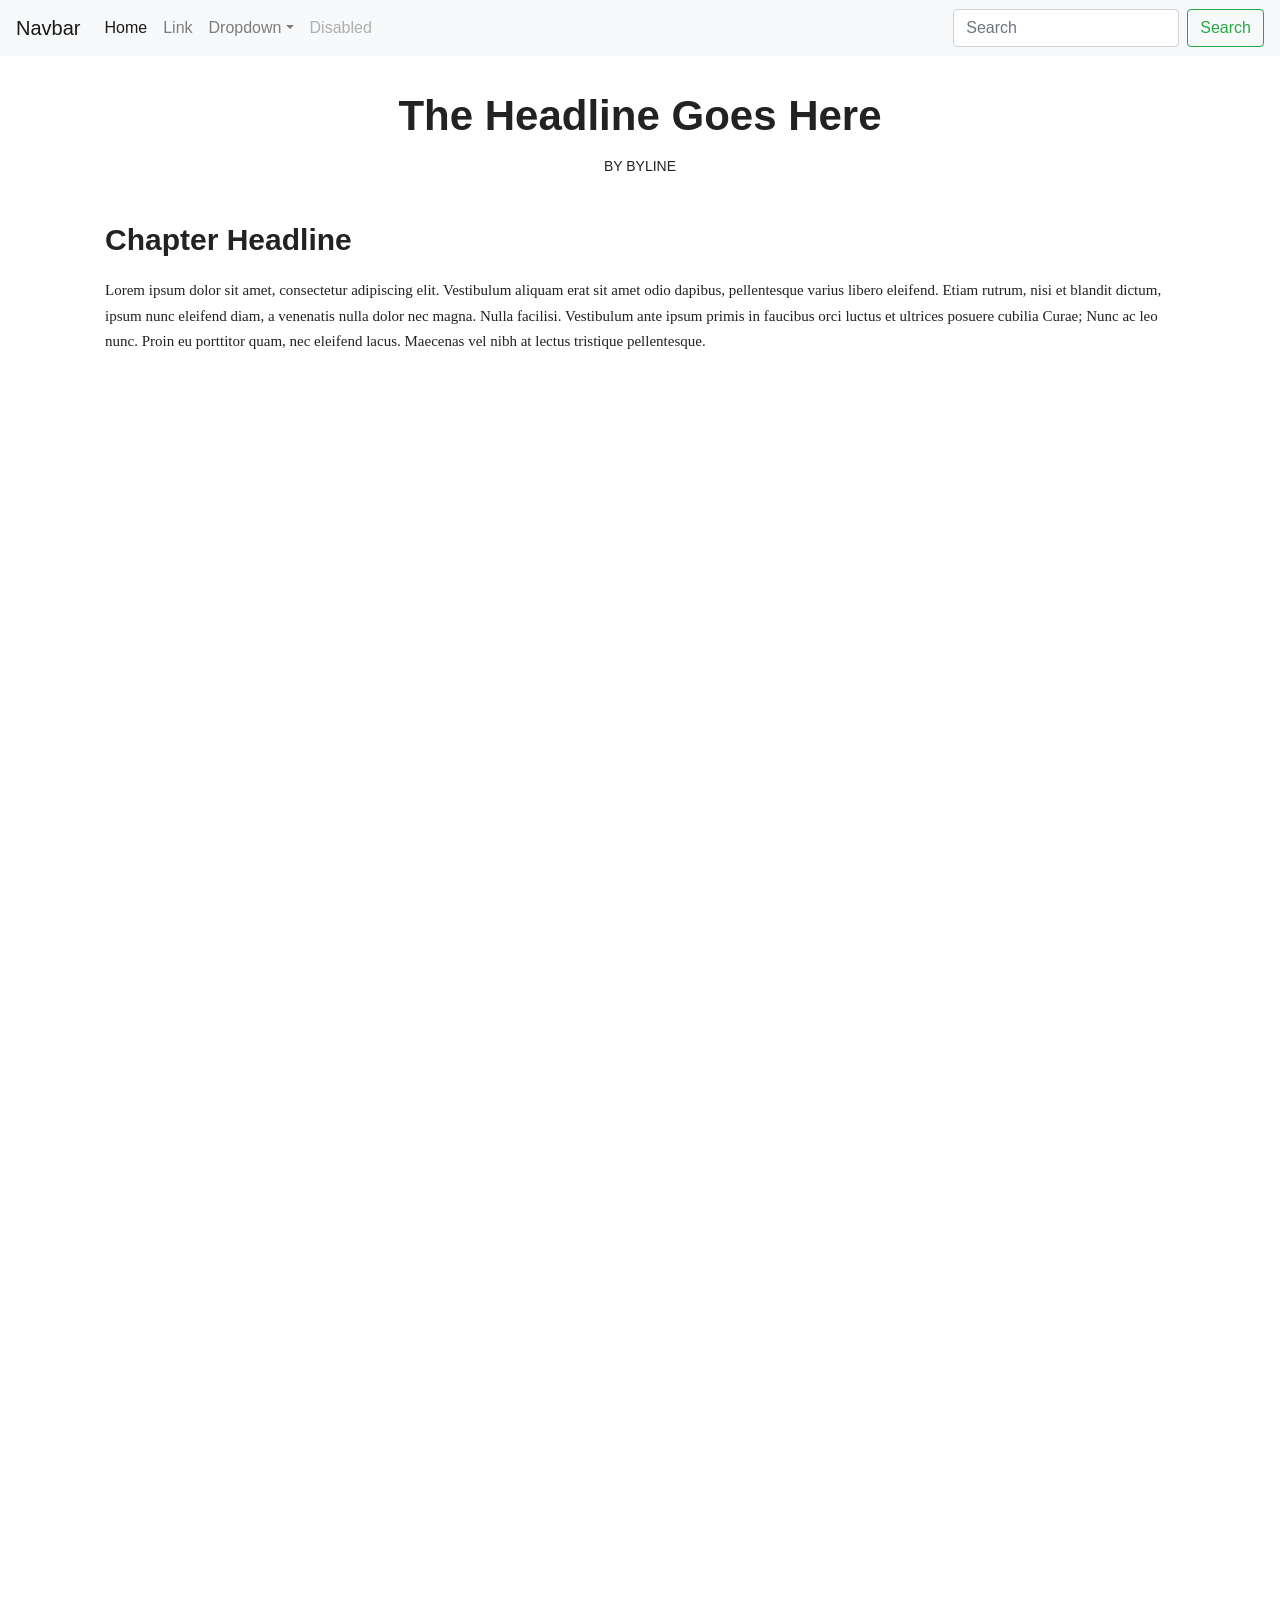
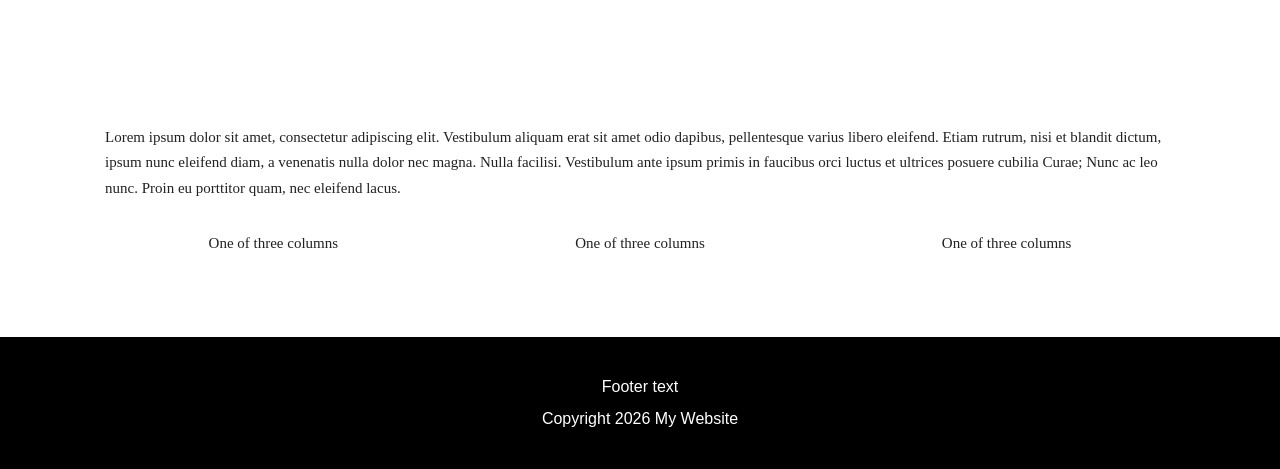
<file: data-viz-project/index.html>
<!DOCTYPE html>
<html lang="en">
<head>
    <meta charset="UTF-8">
    <meta name="viewport" content="width=device-width, initial-scale=1, shrink-to-fit=no">
    <title>Story Template</title>

    <link rel="stylesheet" href="https://cdn.jsdelivr.net/npm/bootstrap@4.6.2/dist/css/bootstrap.min.css">
    <link rel="stylesheet" href="stylesheet.css">
</head>

<body>

    <nav class="navbar navbar-expand-lg navbar-light bg-light">
        <a class="navbar-brand" href="#">Navbar</a>

        <button class="navbar-toggler" type="button" data-toggle="collapse" data-target="#navbarNav">
            <span class="navbar-toggler-icon"></span>
        </button>

        <div class="collapse navbar-collapse" id="navbarNav">
            <ul class="navbar-nav mr-auto">
                <li class="nav-item active">
                    <a class="nav-link" href="#">Home</a>
                </li>
                <li class="nav-item">
                    <a class="nav-link" href="#">Link</a>
                </li>
                <li class="nav-item dropdown">
                    <a class="nav-link dropdown-toggle" href="#" data-toggle="dropdown">Dropdown</a>
                    <div class="dropdown-menu">
                        <a class="dropdown-item" href="#">Option 1</a>
                        <a class="dropdown-item" href="#">Option 2</a>
                    </div>
                </li>
                <li class="nav-item">
                    <a class="nav-link disabled" href="#">Disabled</a>
                </li>
            </ul>

            <form class="form-inline">
                <input class="form-control mr-sm-2" type="search" placeholder="Search">
                <button class="btn btn-outline-success" type="submit">Search</button>
            </form>
        </div>
    </nav>

    <div class="container">

        <header class="story-header">
            <h1>The Headline Goes Here</h1>
            <p>BY BYLINE</p>
        </header>

        <section class="chapter">

            <h2>Chapter Headline</h2>

            <p>
                Lorem ipsum dolor sit amet, consectetur adipiscing elit.
                Vestibulum aliquam erat sit amet odio dapibus, pellentesque
                varius libero eleifend. Etiam rutrum, nisi et blandit dictum,
                ipsum nunc eleifend diam, a venenatis nulla dolor nec magna.
                Nulla facilisi. Vestibulum ante ipsum primis in faucibus orci
                luctus et ultrices posuere cubilia Curae; Nunc ac leo nunc.
                Proin eu porttitor quam, nec eleifend lacus. Maecenas vel
                nibh at lectus tristique pellentesque.
            </p>

            <figure class="story-photo">
                <iframe title="How often do fans catch foul balls?" aria-label="Grouped column chart" id="datawrapper-chart-1lFFd" src="https://datawrapper.dwcdn.net/1lFFd/1/" scrolling="no" frameborder="0" style="width: 0; min-width: 100% !important; border: none;" height="492" data-external="1"></iframe><script type="text/javascript">(function(){function e(){window.addEventListener(`message`,function(e){if(e.data[`datawrapper-height`]!==void 0){var t=document.querySelectorAll(`iframe`);for(var n in e.data[`datawrapper-height`])for(var r=0,i;i=t[r];r++)if(i.contentWindow===e.source){var a=e.data[`datawrapper-height`][n]+`px`;i.style.height=a}}})}e()})();</script>
            </figure>

            <figure class="story-photo">
                <iframe title="Why are home runs easier to catch than foul balls?" aria-label="Bar Chart" id="datawrapper-chart-MlKgt" src="https://datawrapper.dwcdn.net/MlKgt/1/" scrolling="no" frameborder="0" style="width: 0; min-width: 100% !important; border: none;" height="205" data-external="1"></iframe><script type="text/javascript">(function(){function e(){window.addEventListener(`message`,function(e){if(e.data[`datawrapper-height`]!==void 0){var t=document.querySelectorAll(`iframe`);for(var n in e.data[`datawrapper-height`])for(var r=0,i;i=t[r];r++)if(i.contentWindow===e.source){var a=e.data[`datawrapper-height`][n]+`px`;i.style.height=a}}})}e()})();</script>
            </figure>

            <figure class="story-photo">
                <iframe title="Where were the 2019 and 2020 postseason games played?" aria-label="Symbol map" id="datawrapper-chart-LGC0n" src="https://datawrapper.dwcdn.net/LGC0n/1/" scrolling="no" frameborder="0" style="width: 0; min-width: 100% !important; border: none;" height="512" data-external="1"></iframe><script type="text/javascript">(function(){function e(){window.addEventListener(`message`,function(e){if(e.data[`datawrapper-height`]!==void 0){var t=document.querySelectorAll(`iframe`);for(var n in e.data[`datawrapper-height`])for(var r=0,i;i=t[r];r++)if(i.contentWindow===e.source){var a=e.data[`datawrapper-height`][n]+`px`;i.style.height=a}}})}e()})();</script>
            </figure>

            <p>
                Lorem ipsum dolor sit amet, consectetur adipiscing elit.
                Vestibulum aliquam erat sit amet odio dapibus, pellentesque
                varius libero eleifend. Etiam rutrum, nisi et blandit dictum,
                ipsum nunc eleifend diam, a venenatis nulla dolor nec magna.
                Nulla facilisi. Vestibulum ante ipsum primis in faucibus orci
                luctus et ultrices posuere cubilia Curae; Nunc ac leo nunc.
                Proin eu porttitor quam, nec eleifend lacus.
            </p>

            <div class="row text-center">
                <div class="col-md-4">
                    <p>One of three columns</p>
                </div>

                <div class="col-md-4">
                    <p>One of three columns</p>
                </div>

                <div class="col-md-4">
                    <p>One of three columns</p>
                </div>
            </div>

        </section>
    </div>

    <footer class="story-footer">
        <p>Footer text</p>
        <p>Copyright 2026 My Website</p>
    </footer>

    <script src="https://code.jquery.com/jquery-3.5.1.slim.min.js"></script>
    <script src="https://cdn.jsdelivr.net/npm/popper.js@1.16.1/dist/umd/popper.min.js"></script>
    <script src="https://cdn.jsdelivr.net/npm/bootstrap@4.6.2/dist/js/bootstrap.min.js"></script>

</body>
</html>
</file>
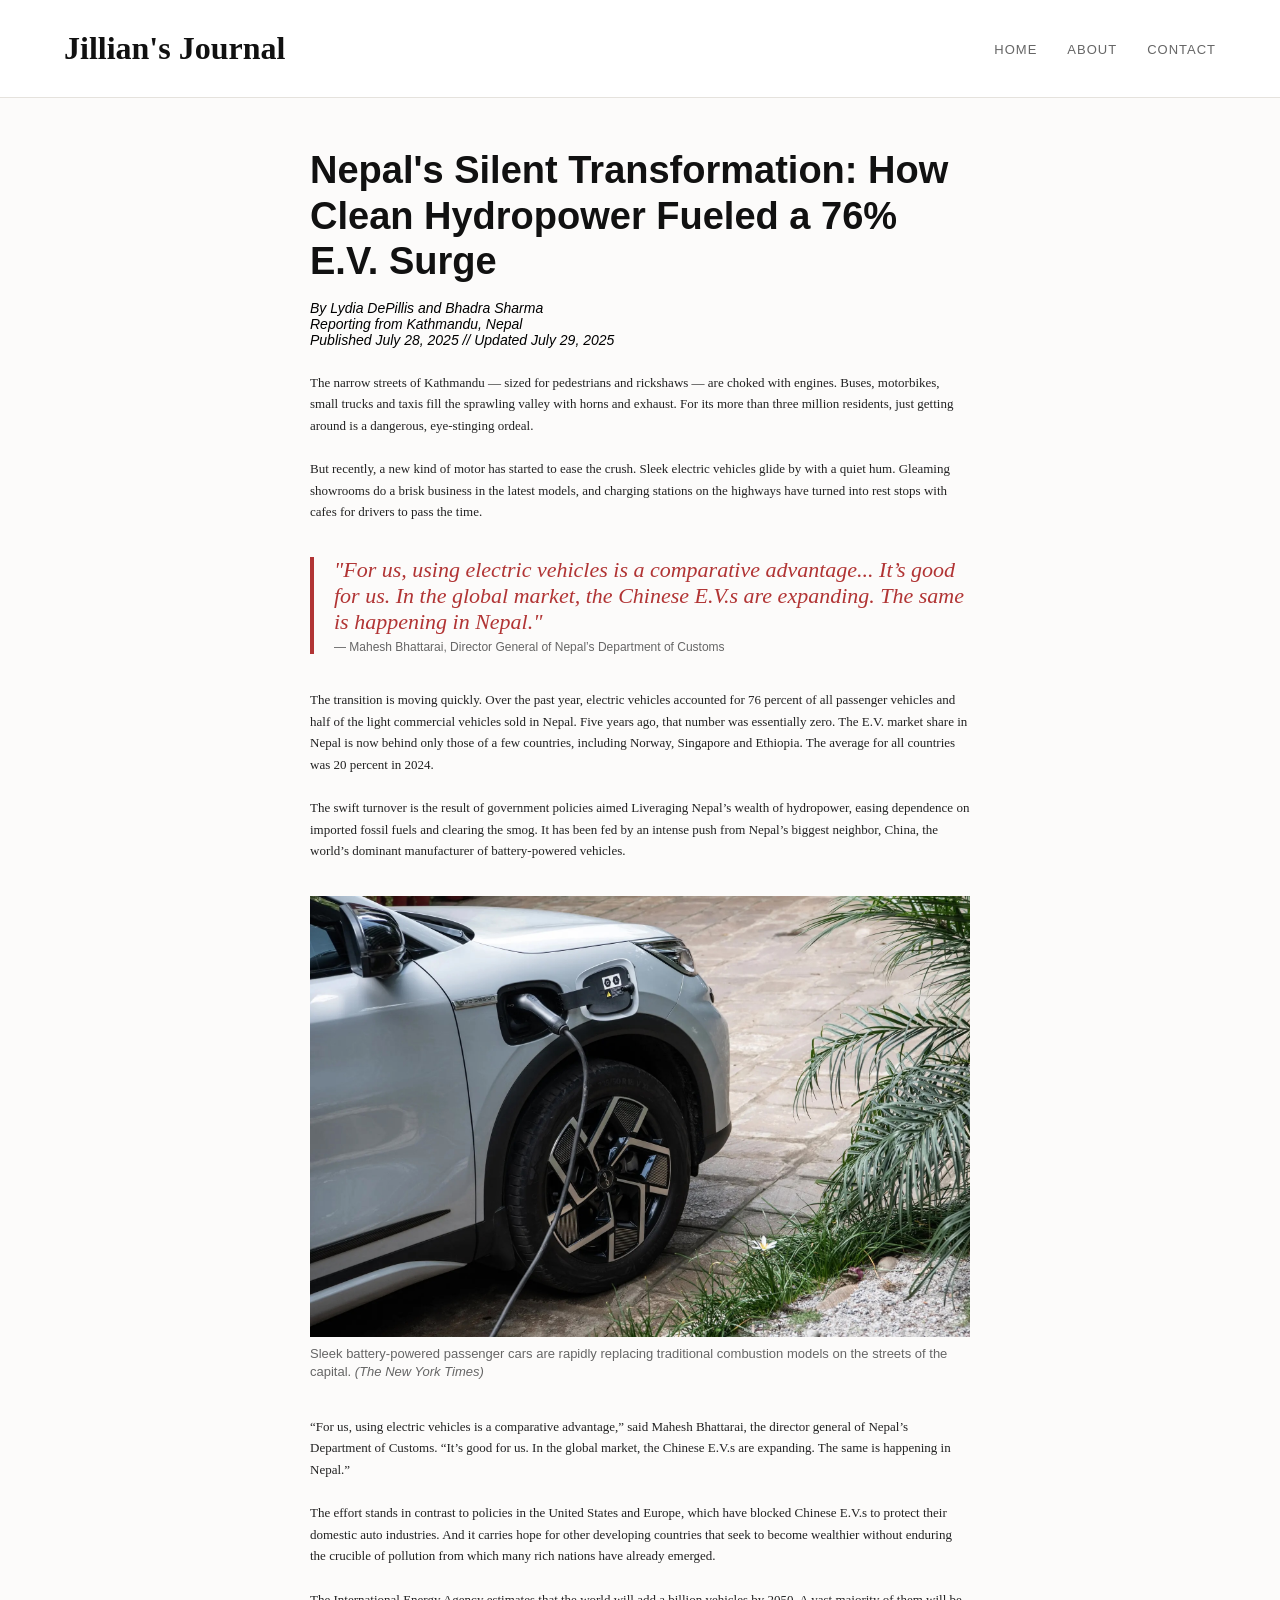
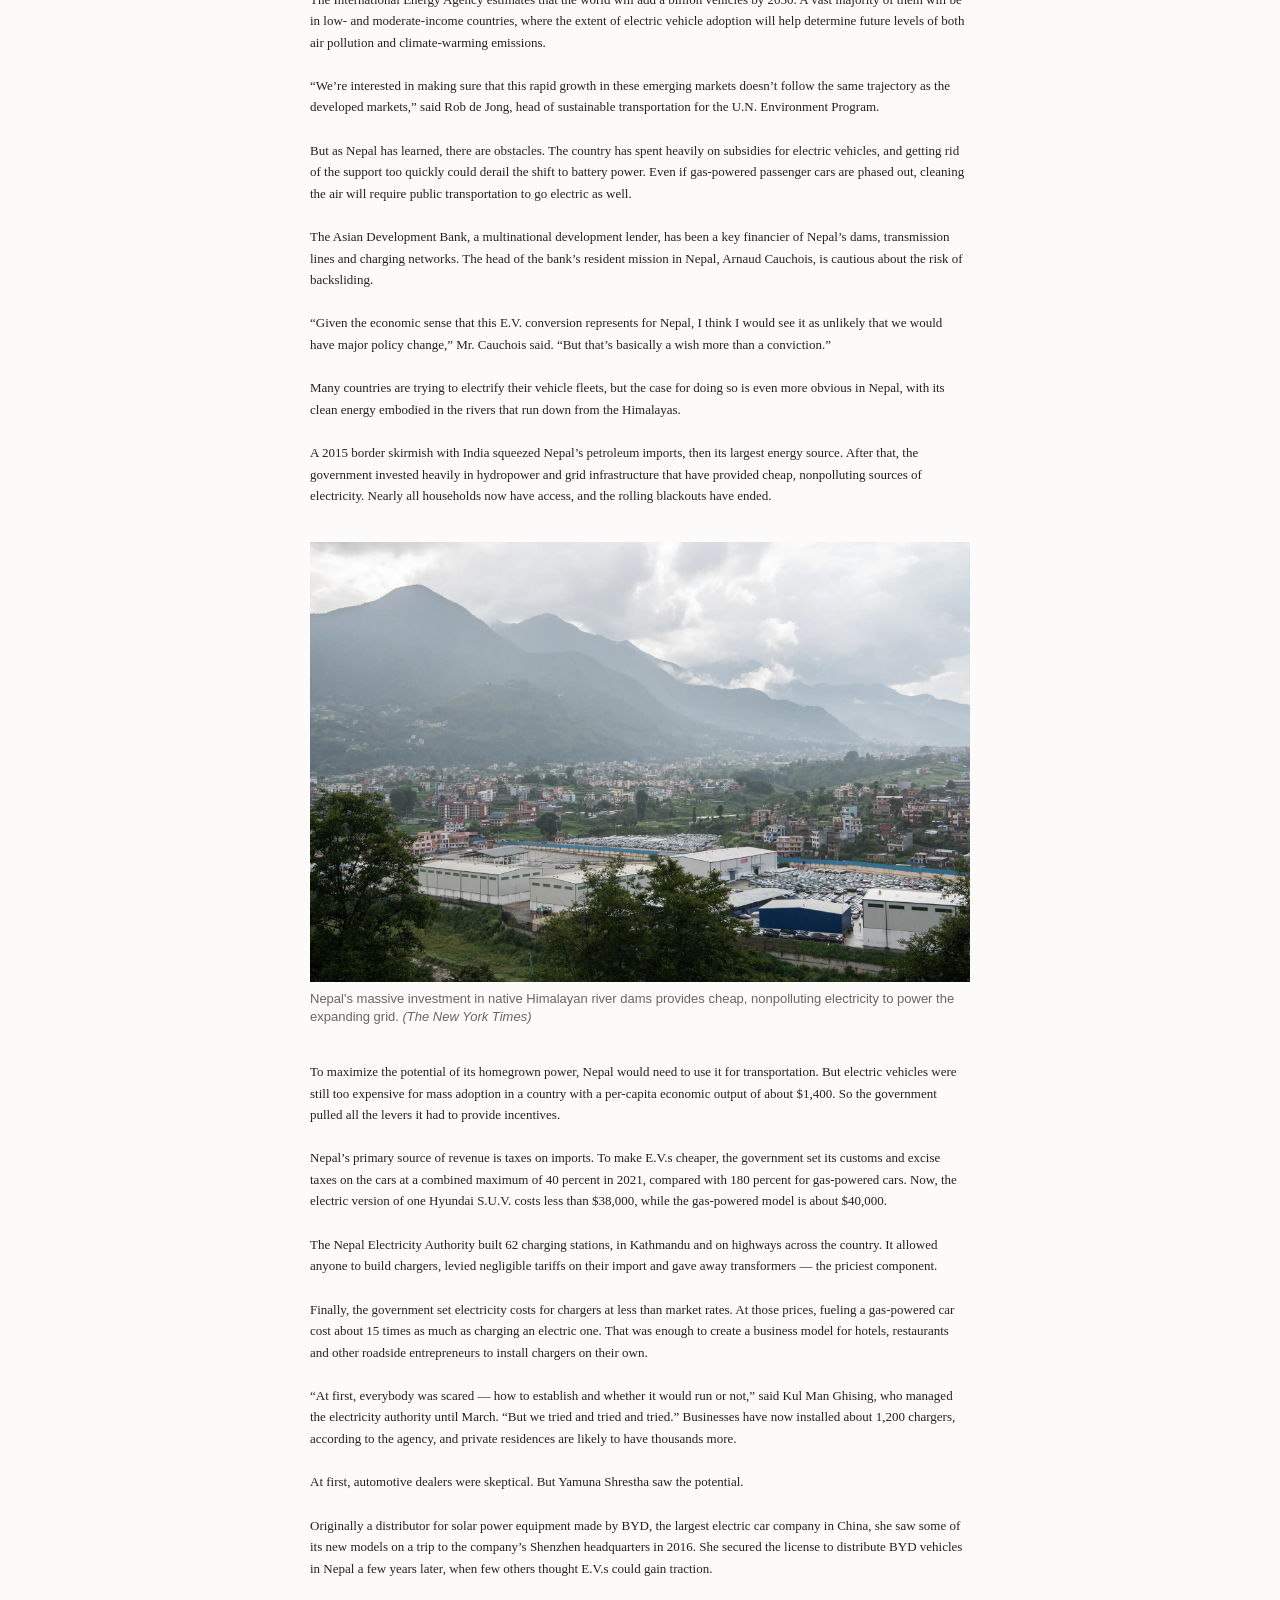
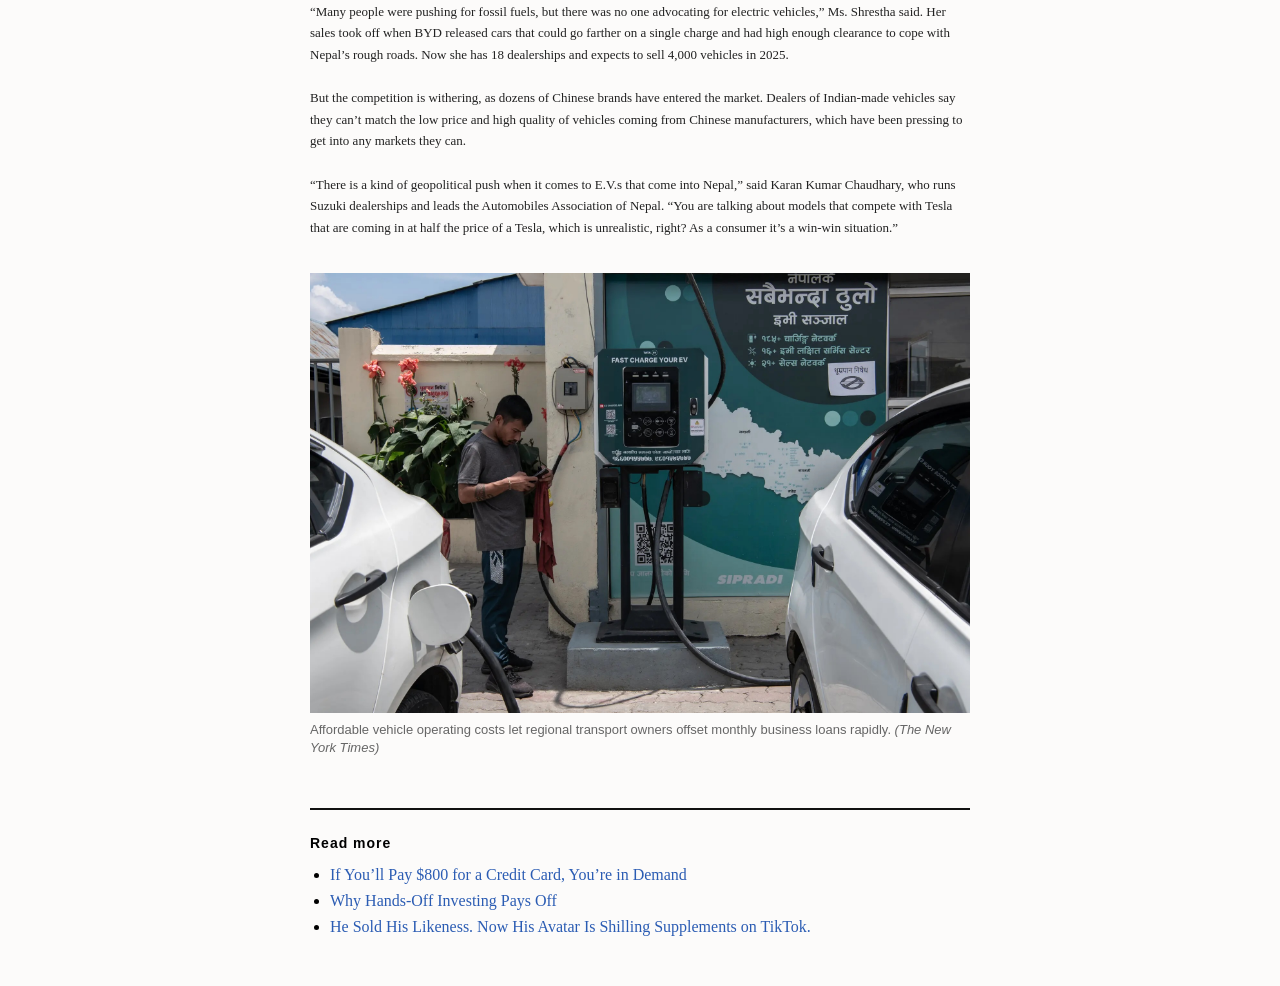
<file: midterm-practice/index.html>
<!DOCTYPE html>
<html lang="en">
<link rel="stylesheet" type="text/css"
href="stylesheet.css">
    <head>
        <title>Jillian's Journal</title>
    </head>
    <body>
        <header class="masthead">
        </div>
        <div class="masthead-logo">
            <a href="#">Jillian's Journal</a>
        </div>
        <nav class="masthead-nav">
            <ul>
                <li><a href="#">Home</a></li>
                <li><a href="#">About</a></li>
                <li><a href="#">Contact</a></li>
            </ul>
        </nav>
        </header>
    <main id="content">
        <article class="news-story">
            <h1 class="story-headline">Nepal's Silent Transformation: How Clean Hydropower Fueled a 76% E.V. Surge</h1>
        <div id="byline">
            By Lydia DePillis and Bhadra Sharma<br>
            Reporting from Kathmandu, Nepal<br>
            Published July 28, 2025 // Updated July 29, 2025
        </div>
            </div>
            <p>The narrow streets of Kathmandu — sized for pedestrians and rickshaws — are choked with engines. Buses, motorbikes, small trucks and taxis fill the sprawling valley with horns and exhaust. For its more than three million residents, just getting around is a dangerous, eye-stinging ordeal.</p>

            <p>But recently, a new kind of motor has started to ease the crush. Sleek electric vehicles glide by with a quiet hum. Gleaming showrooms do a brisk business in the latest models, and charging stations on the highways have turned into rest stops with cafes for drivers to pass the time.</p>

            <blockquote class="story-pullquote">
                "For us, using electric vehicles is a comparative advantage... It’s good for us. In the global market, the Chinese E.V.s are expanding. The same is happening in Nepal."
                <span class="quote-source">— Mahesh Bhattarai, Director General of Nepal’s Department of Customs</span>
            </blockquote>

            <p>The transition is moving quickly. Over the past year, electric vehicles accounted for 76 percent of all passenger vehicles and half of the light commercial vehicles sold in Nepal. Five years ago, that number was essentially zero. The E.V. market share in Nepal is now behind only those of a few countries, including Norway, Singapore and Ethiopia. The average for all countries was 20 percent in 2024.</p>

            <p>The swift turnover is the result of government policies aimed Liveraging Nepal’s wealth of hydropower, easing dependence on imported fossil fuels and clearing the smog. It has been fed by an intense push from Nepal’s biggest neighbor, China, the world’s dominant manufacturer of battery-powered vehicles.</p>

            <figure class="story-image">
                <img src="images/image6.jpeg" alt="Electric vehicles driving through Kathmandu street traffic">
                <figcaption>Sleek battery-powered passenger cars are rapidly replacing traditional combustion models on the streets of the capital. <em>(The New York Times)</em></figcaption>
            </figure>

            <p>“For us, using electric vehicles is a comparative advantage,” said Mahesh Bhattarai, the director general of Nepal’s Department of Customs. “It’s good for us. In the global market, the Chinese E.V.s are expanding. The same is happening in Nepal.”</p>

            <p>The effort stands in contrast to policies in the United States and Europe, which have blocked Chinese E.V.s to protect their domestic auto industries. And it carries hope for other developing countries that seek to become wealthier without enduring the crucible of pollution from which many rich nations have already emerged.</p>

            <p>The International Energy Agency estimates that the world will add a billion vehicles by 2050. A vast majority of them will be in low- and moderate-income countries, where the extent of electric vehicle adoption will help determine future levels of both air pollution and climate-warming emissions.</p>

            <p>“We’re interested in making sure that this rapid growth in these emerging markets doesn’t follow the same trajectory as the developed markets,” said Rob de Jong, head of sustainable transportation for the U.N. Environment Program.</p>

            <p>But as Nepal has learned, there are obstacles. The country has spent heavily on subsidies for electric vehicles, and getting rid of the support too quickly could derail the shift to battery power. Even if gas-powered passenger cars are phased out, cleaning the air will require public transportation to go electric as well.</p>

            <p>The Asian Development Bank, a multinational development lender, has been a key financier of Nepal’s dams, transmission lines and charging networks. The head of the bank’s resident mission in Nepal, Arnaud Cauchois, is cautious about the risk of backsliding.</p>

            <p>“Given the economic sense that this E.V. conversion represents for Nepal, I think I would see it as unlikely that we would have major policy change,” Mr. Cauchois said. “But that’s basically a wish more than a conviction.”</p>

            <p>Many countries are trying to electrify their vehicle fleets, but the case for doing so is even more obvious in Nepal, with its clean energy embodied in the rivers that run down from the Himalayas.</p>

            <p>A 2015 border skirmish with India squeezed Nepal’s petroleum imports, then its largest energy source. After that, the government invested heavily in hydropower and grid infrastructure that have provided cheap, nonpolluting sources of electricity. Nearly all households now have access, and the rolling blackouts have ended.</p>

            <figure class="story-image">
                <img src="images/image2.jpeg" alt="Hydropower dam electrical grid network infrastructure in Nepal">
                <figcaption>Nepal's massive investment in native Himalayan river dams provides cheap, nonpolluting electricity to power the expanding grid. <em>(The New York Times)</em></figcaption>
            </figure>

            <p>To maximize the potential of its homegrown power, Nepal would need to use it for transportation. But electric vehicles were still too expensive for mass adoption in a country with a per-capita economic output of about $1,400. So the government pulled all the levers it had to provide incentives.</p>

            <p>Nepal’s primary source of revenue is taxes on imports. To make E.V.s cheaper, the government set its customs and excise taxes on the cars at a combined maximum of 40 percent in 2021, compared with 180 percent for gas-powered cars. Now, the electric version of one Hyundai S.U.V. costs less than $38,000, while the gas-powered model is about $40,000.</p>

            <p>The Nepal Electricity Authority built 62 charging stations, in Kathmandu and on highways across the country. It allowed anyone to build chargers, levied negligible tariffs on their import and gave away transformers — the priciest component.</p>

            <p>Finally, the government set electricity costs for chargers at less than market rates. At those prices, fueling a gas-powered car cost about 15 times as much as charging an electric one. That was enough to create a business model for hotels, restaurants and other roadside entrepreneurs to install chargers on their own.</p>

            <p>“At first, everybody was scared — how to establish and whether it would run or not,” said Kul Man Ghising, who managed the electricity authority until March. “But we tried and tried and tried.” Businesses have now installed about 1,200 chargers, according to the agency, and private residences are likely to have thousands more.</p>

            <p>At first, automotive dealers were skeptical. But Yamuna Shrestha saw the potential.</p>

            <p>Originally a distributor for solar power equipment made by BYD, the largest electric car company in China, she saw some of its new models on a trip to the company’s Shenzhen headquarters in 2016. She secured the license to distribute BYD vehicles in Nepal a few years later, when few others thought E.V.s could gain traction.</p>

            <p>“Many people were pushing for fossil fuels, but there was no one advocating for electric vehicles,” Ms. Shrestha said. Her sales took off when BYD released cars that could go farther on a single charge and had high enough clearance to cope with Nepal’s rough roads. Now she has 18 dealerships and expects to sell 4,000 vehicles in 2025.</p>

            <p>But the competition is withering, as dozens of Chinese brands have entered the market. Dealers of Indian-made vehicles say they can’t match the low price and high quality of vehicles coming from Chinese manufacturers, which have been pressing to get into any markets they can.</p>

            <p>“There is a kind of geopolitical push when it comes to E.V.s that come into Nepal,” said Karan Kumar Chaudhary, who runs Suzuki dealerships and leads the Automobiles Association of Nepal. “You are talking about models that compete with Tesla that are coming in at half the price of a Tesla, which is unrealistic, right? As a consumer it’s a win-win situation.”</p>

            <figure class="story-image">
                <img src="images/image10.jpeg" alt="Electric vehicle driver charging transport minibus terminal network">
                <figcaption>Affordable vehicle operating costs let regional transport owners offset monthly business loans rapidly. <em>(The New York Times)</em></figcaption>
            </figure>
            </article>
        <section class="related-links">
    <h3>Read more</h3>
    <ul>
        <li><a href="https://www.nytimes.com/2025/08/17/business/airlines-credit-cards-loyalty.html">If You’ll Pay $800 for a Credit Card, You’re in Demand</a></li>
        <li><a href="https://www.nytimes.com/2025/08/15/business/investing-fund-returns-interfere.html">Why Hands-Off Investing Pays Off</a></li>
        <li><a href="https://www.nytimes.com/2025/08/17/business/tiktok-ai-avatars.html">He Sold His Likeness. Now His Avatar Is Shilling Supplements on TikTok.</a></li>
    </ul>
        </section>
        </main>
    </body>
</html>
</file>
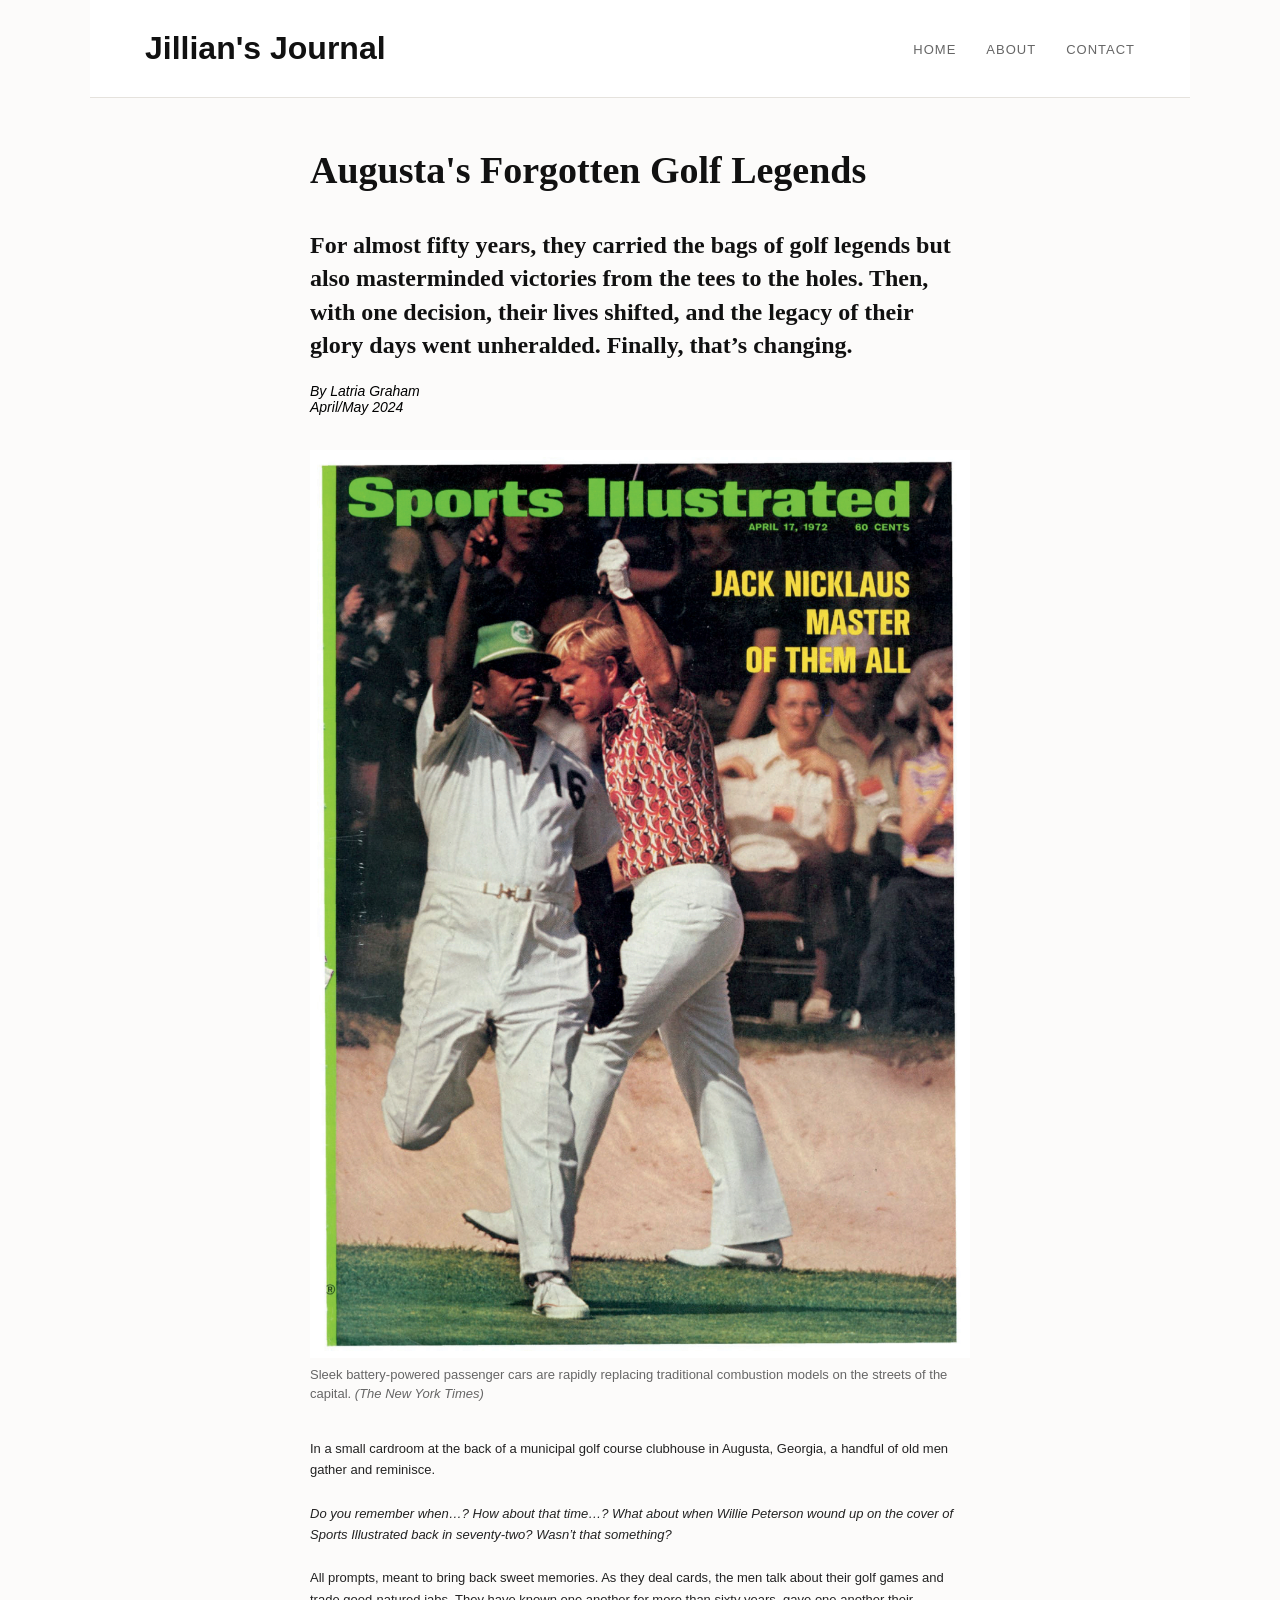
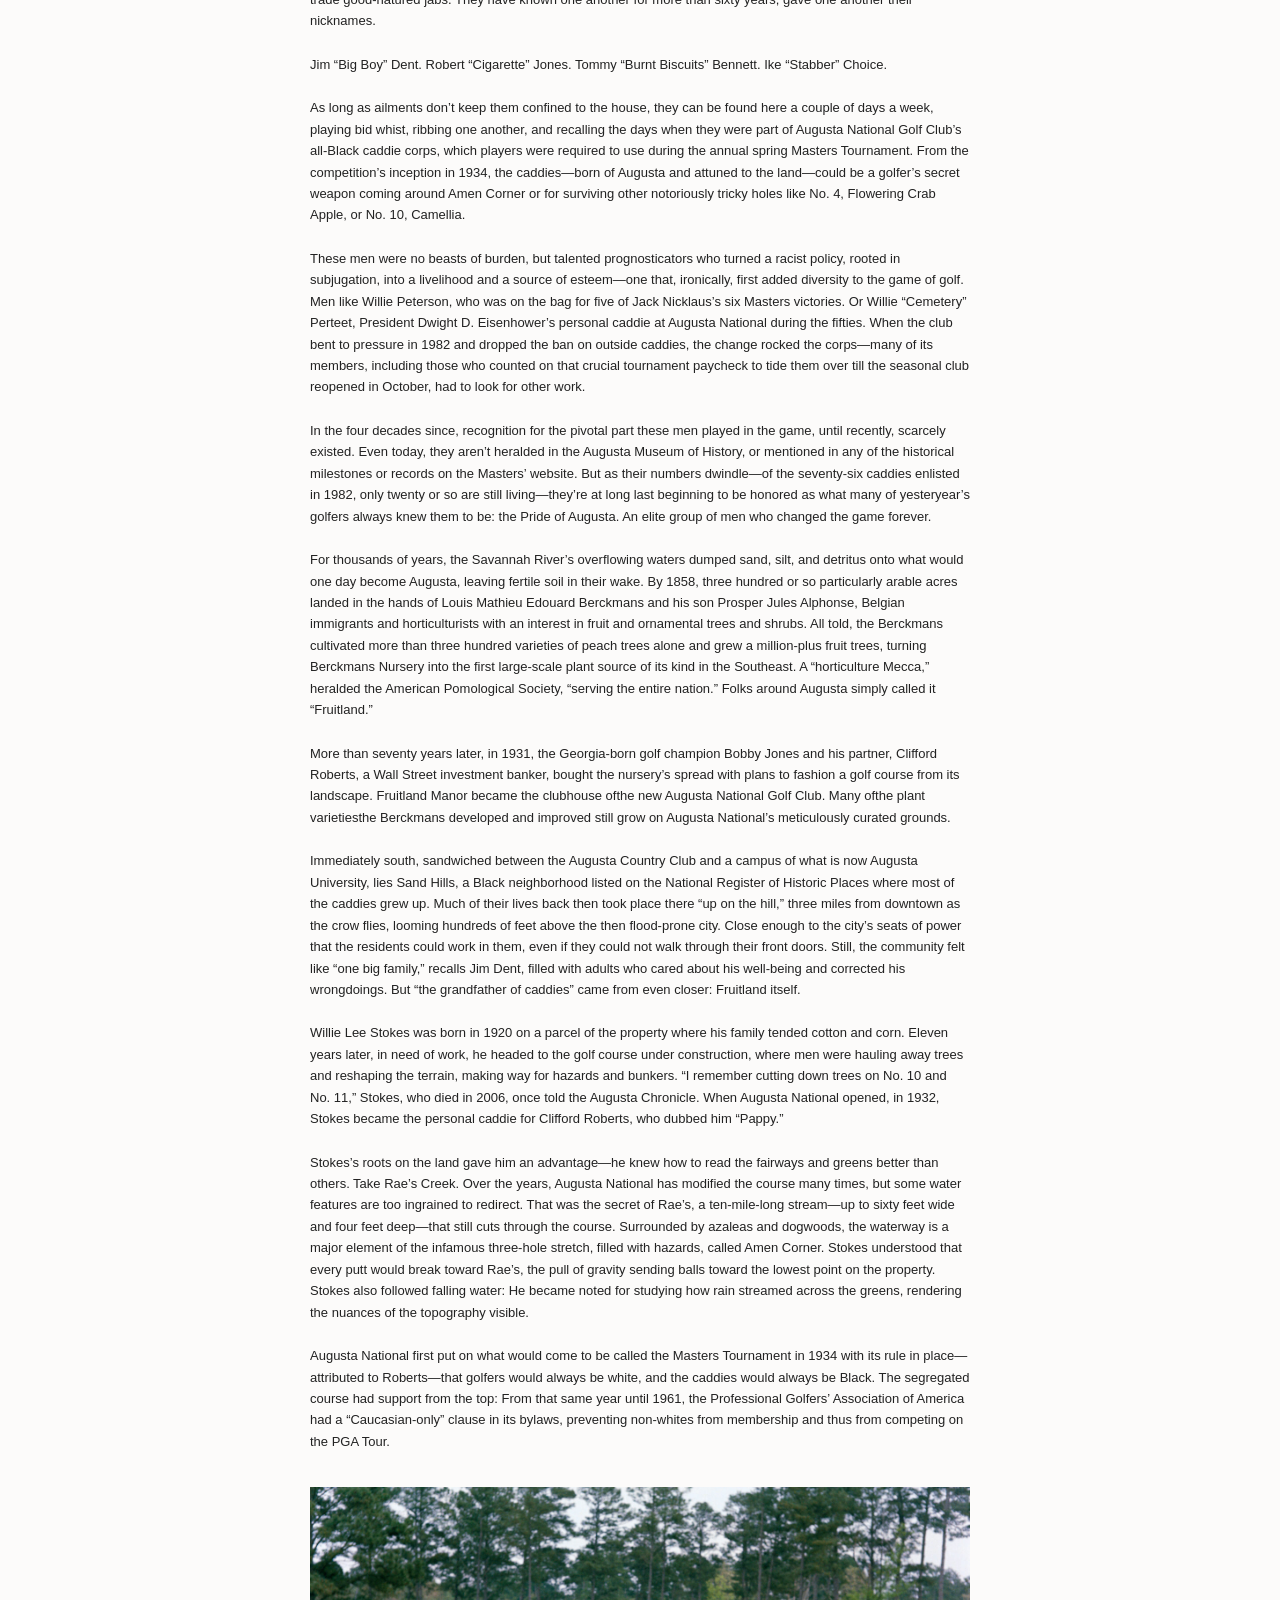
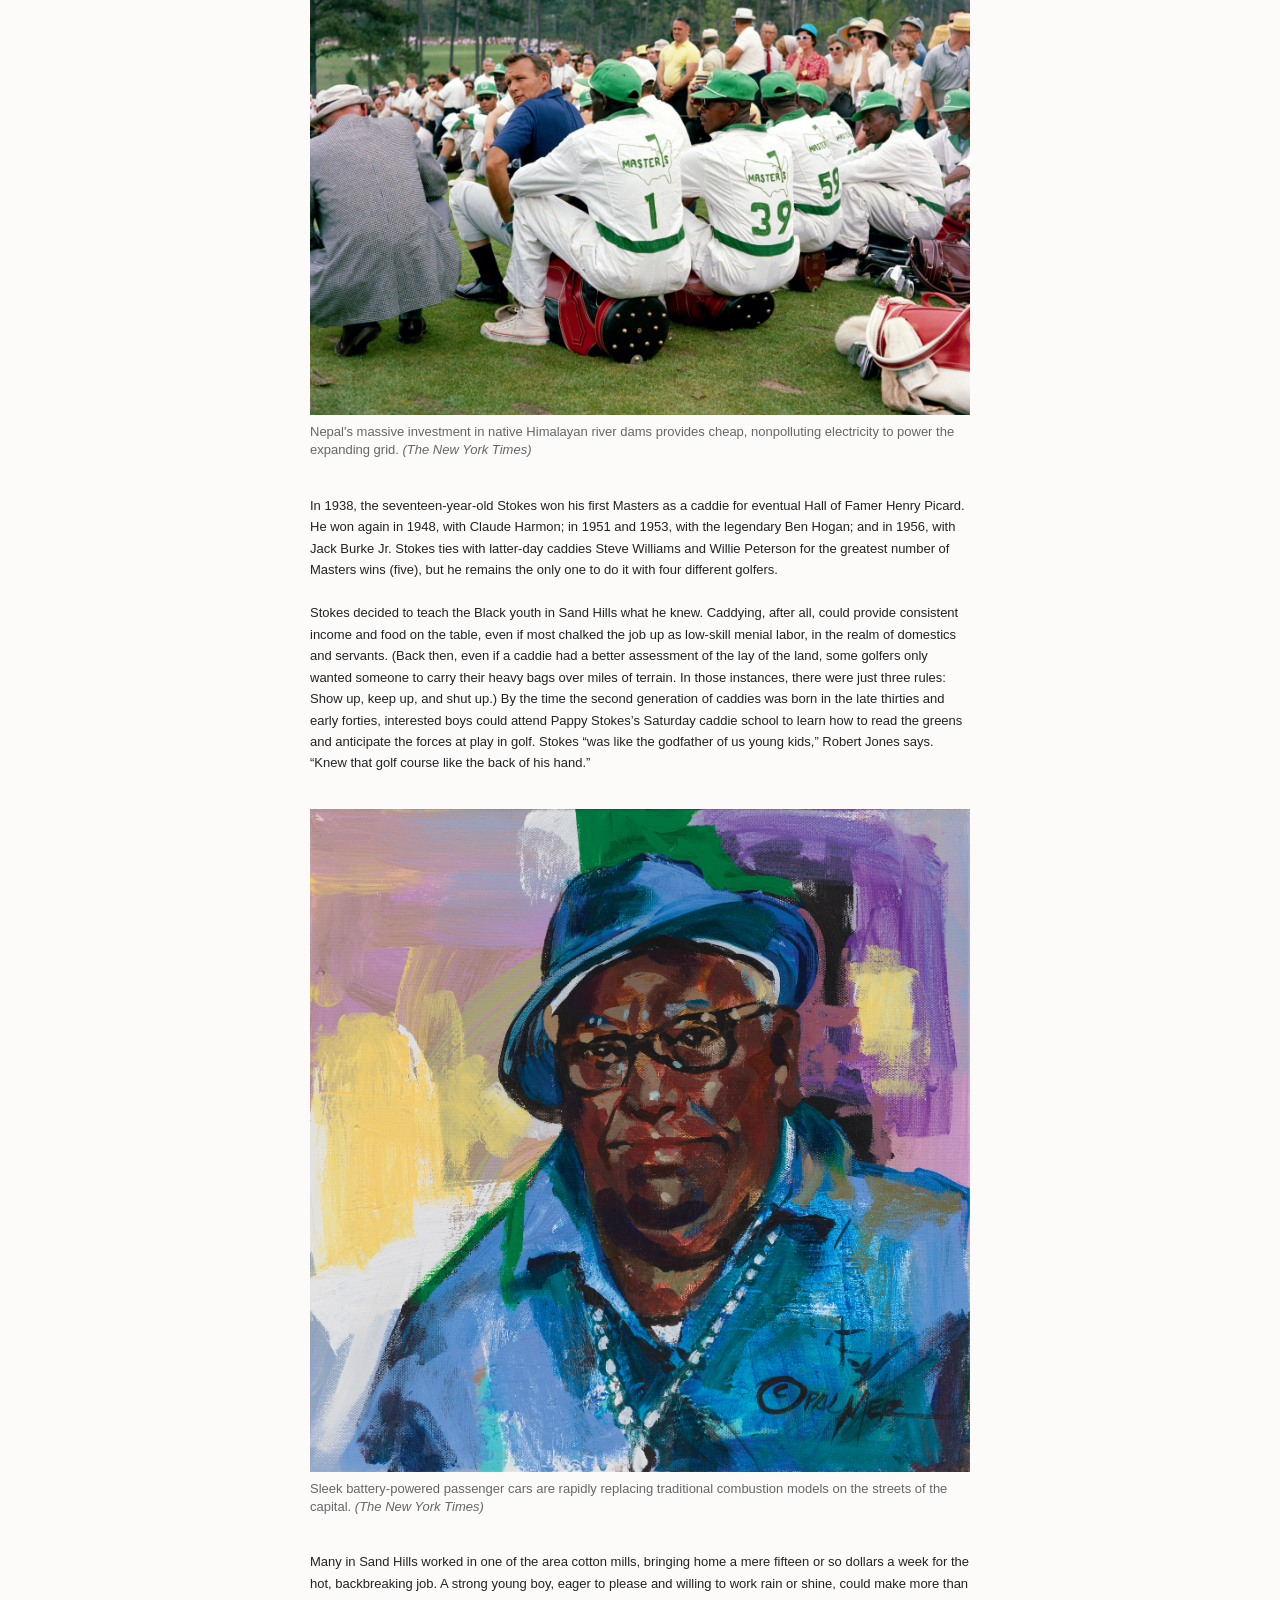
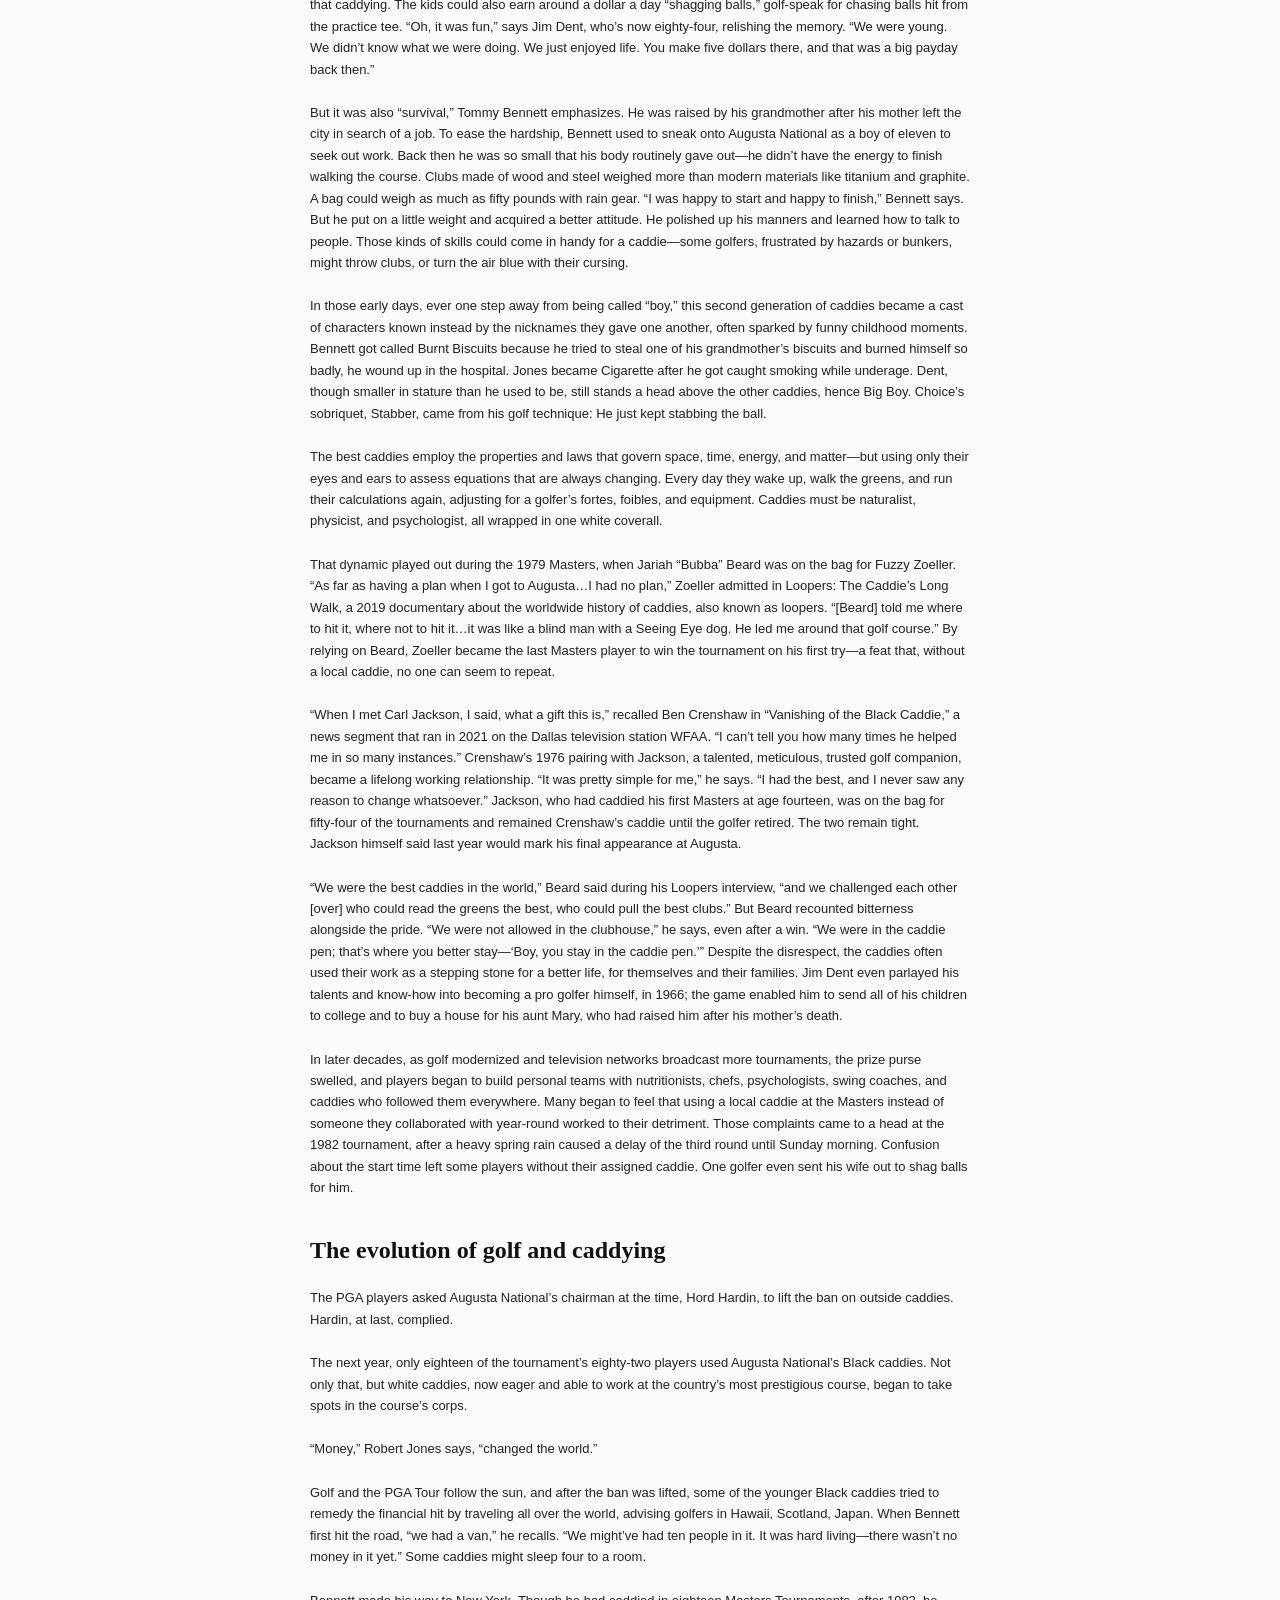
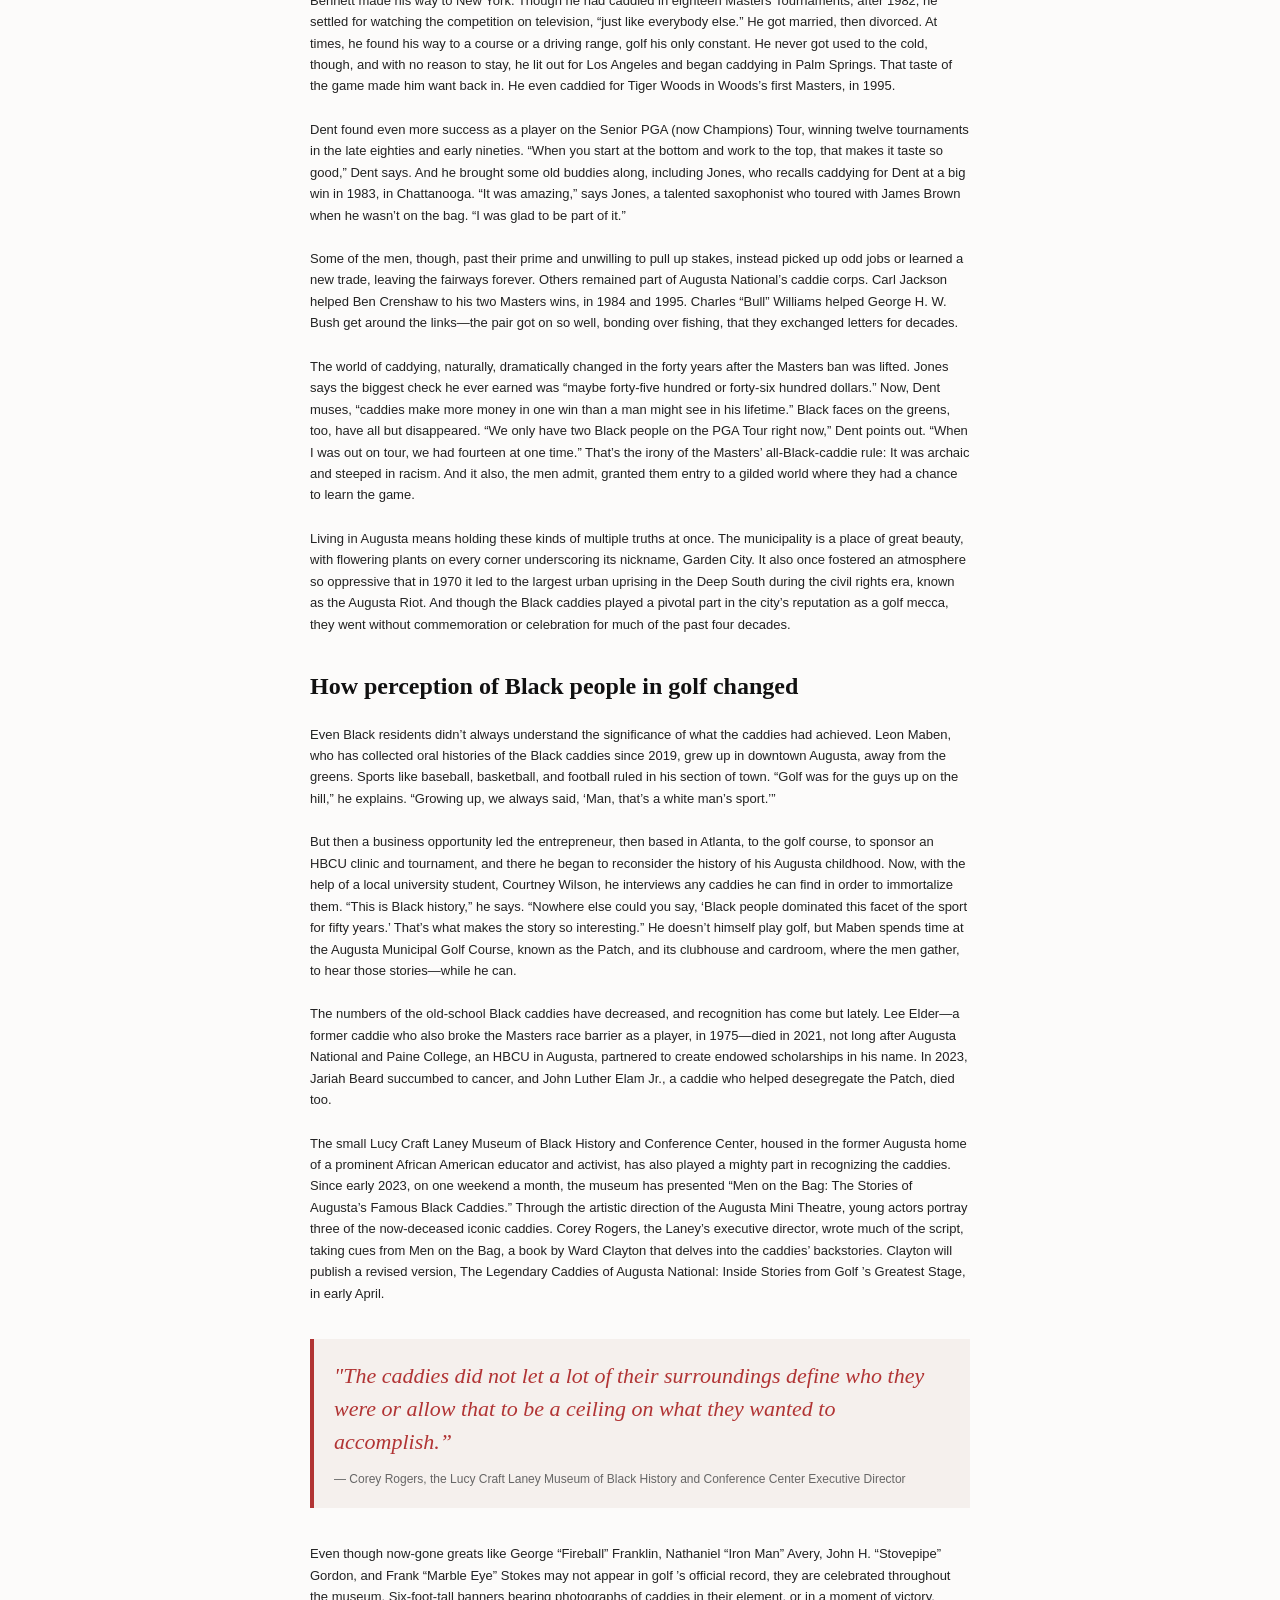
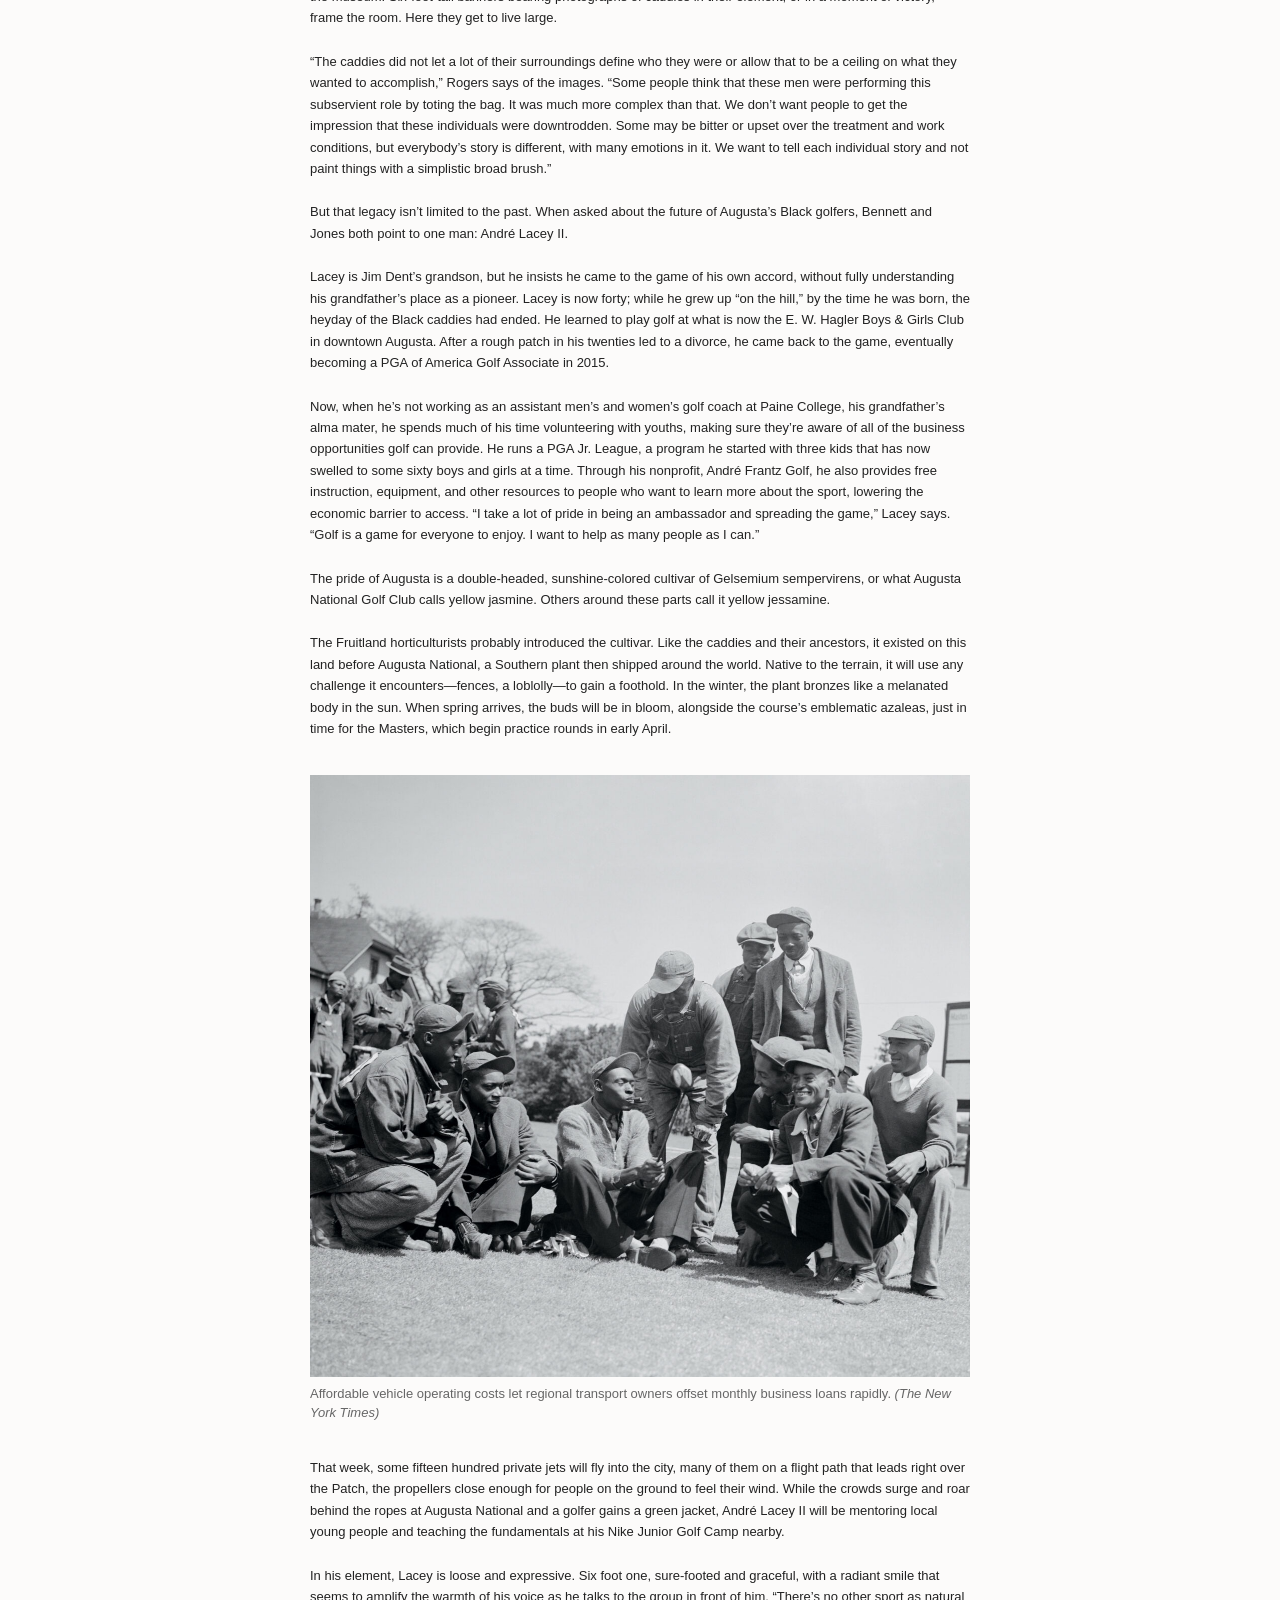
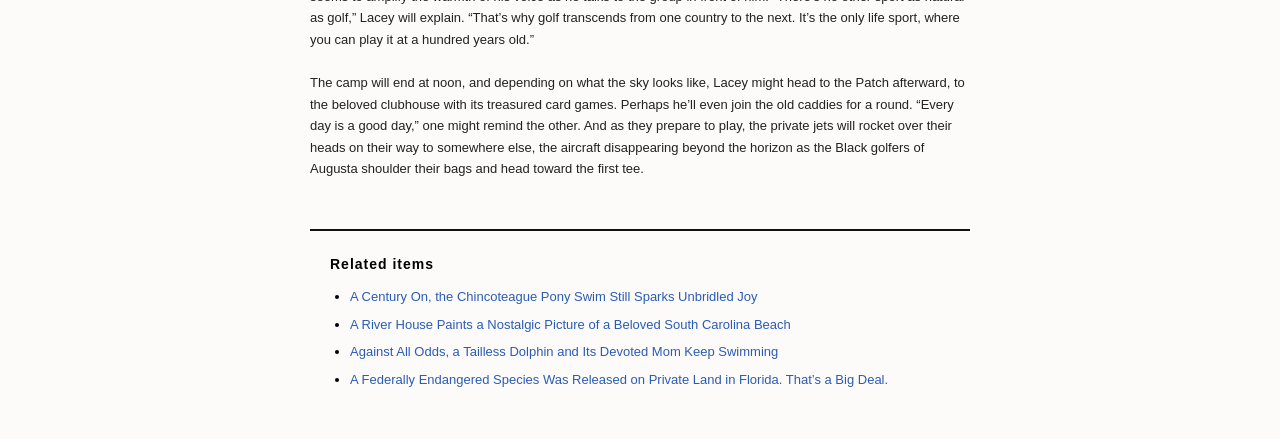
<file: midterm/index.html>
<!DOCTYPE html>
<html lang="en">
<head>
    <link rel="stylesheet" type="text/css" href="stylesheet.css">
    <!-- This is the name of my news website. -->
    <title>Jillian's Journal</title>
</head>
<body>
    <div id="page-wrapper">
        <header class="masthead">
            <div class="masthead-logo">
                <a href="#">Jillian's Journal</a>
            </div>
            <nav class="masthead-nav">
                <ul>
                    <li><a href="#">Home</a></li>
                    <li><a href="#">About</a></li>
                    <li><a href="#">Contact</a></li>
                </ul>
            </nav>
        </header>

        <main id="content">
            <article class="news-story">
                <h1 class="story-headline">Augusta's Forgotten Golf Legends</h1>

                <div class="description">
                    <h2 class="story-subheading">For almost fifty years, they carried the bags of golf legends but also masterminded victories from the tees to the holes. Then, with one decision, their lives shifted, and the legacy of their glory days went unheralded. Finally, that’s changing.</h2>
                </div>

                <div id="byline">
                    By Latria Graham<br>
                    April/May 2024<br>
                </div>

                <figure class="story-image">
                    <img src="images/image4.jpg" alt="Electric vehicles driving through Kathmandu street traffic">
                    <figcaption>Sleek battery-powered passenger cars are rapidly replacing traditional combustion models on the streets of the capital. <em>(The New York Times)</em></figcaption>
                </figure>

                <p>In a small cardroom at the back of a municipal golf course clubhouse in Augusta, Georgia, a handful of old men gather and reminisce.</p>

                <p><em>Do you remember when…? How about that time…? What about when Willie Peterson wound up on the cover of Sports Illustrated back in seventy-two? Wasn’t that something?</em></p>

                <p>All prompts, meant to bring back sweet memories. As they deal cards, the men talk about their golf games and trade good-natured jabs. They have known one another for more than sixty years, gave one another their nicknames.</p>

                <p>Jim “Big Boy” Dent. Robert “Cigarette” Jones. Tommy “Burnt Biscuits” Bennett. Ike “Stabber” Choice.</p>

                <p>As long as ailments don’t keep them confined to the house, they can be found here a couple of days a week, playing bid whist, ribbing one another, and recalling the days when they were part of Augusta National Golf Club’s all-Black caddie corps, which players were required to use during the annual spring Masters Tournament. From the competition’s inception in 1934, the caddies—born of Augusta and attuned to the land—could be a golfer’s secret weapon coming around Amen Corner or for surviving other notoriously tricky holes like No. 4, Flowering Crab Apple, or No. 10, Camellia.</p>

                <p>These men were no beasts of burden, but talented prognosticators who turned a racist policy, rooted in subjugation, into a livelihood and a source of esteem—one that, ironically, first added diversity to the game of golf. Men like Willie Peterson, who was on the bag for five of Jack Nicklaus’s six Masters victories. Or Willie “Cemetery” Perteet, President Dwight D. Eisenhower’s personal caddie at Augusta National during the fifties. When the club bent to pressure in 1982 and dropped the ban on outside caddies, the change rocked the corps—many of its members, including those who counted on that crucial tournament paycheck to tide them over till the seasonal club reopened in October, had to look for other work.</p>

                <p>In the four decades since, recognition for the pivotal part these men played in the game, until recently, scarcely existed. Even today, they aren’t heralded in the Augusta Museum of History, or mentioned in any of the historical milestones or records on the Masters’ website. But as their numbers dwindle—of the seventy-six caddies enlisted in 1982, only twenty or so are still living—they’re at long last beginning to be honored as what many of yesteryear’s golfers always knew them to be: the Pride of Augusta. An elite group of men who changed the game forever.</p>

                <p>For thousands of years, the Savannah River’s overflowing waters dumped sand, silt, and detritus onto what would one day become Augusta, leaving fertile soil in their wake. By 1858, three hundred or so particularly arable acres landed in the hands of Louis Mathieu Edouard Berckmans and his son Prosper Jules Alphonse, Belgian immigrants and horticulturists with an interest in fruit and ornamental trees and shrubs. All told, the Berckmans cultivated more than three hundred varieties of peach trees alone and grew a million-plus fruit trees, turning Berckmans Nursery into the first large-scale plant source of its kind in the Southeast. A “horticulture Mecca,” heralded the American Pomological Society, “serving the entire nation.” Folks around Augusta simply called it “Fruitland.”</p>

                <p>More than seventy years later, in 1931, the Georgia-born golf champion Bobby Jones and his partner, Clifford Roberts, a Wall Street investment banker, bought the nursery’s spread with plans to fashion a golf course from its landscape. Fruitland Manor became the clubhouse ofthe new Augusta National Golf Club. Many ofthe plant varietiesthe Berckmans developed and improved still grow on Augusta National’s meticulously curated grounds.</p>

                <p>Immediately south, sandwiched between the Augusta Country Club and a campus of what is now Augusta University, lies Sand Hills, a Black neighborhood listed on the National Register of Historic Places where most of the caddies grew up. Much of their lives back then took place there “up on the hill,” three miles from downtown as the crow flies, looming hundreds of feet above the then flood-prone city. Close enough to the city’s seats of power that the residents could work in them, even if they could not walk through their front doors. Still, the community felt like “one big family,” recalls Jim Dent, filled with adults who cared about his well-being and corrected his wrongdoings. But “the grandfather of caddies” came from even closer: Fruitland itself.</p>

                <p>Willie Lee Stokes was born in 1920 on a parcel of the property where his family tended cotton and corn. Eleven years later, in need of work, he headed to the golf course under construction, where men were hauling away trees and reshaping the terrain, making way for hazards and bunkers. “I remember cutting down trees on No. 10 and No. 11,” Stokes, who died in 2006, once told the Augusta Chronicle. When Augusta National opened, in 1932, Stokes became the personal caddie for Clifford Roberts, who dubbed him “Pappy.”</p>

                <p>Stokes’s roots on the land gave him an advantage—he knew how to read the fairways and greens better than others. Take Rae’s Creek. Over the years, Augusta National has modified the course many times, but some water features are too ingrained to redirect. That was the secret of Rae’s, a ten-mile-long stream—up to sixty feet wide and four feet deep—that still cuts through the course. Surrounded by azaleas and dogwoods, the waterway is a major element of the infamous three-hole stretch, filled with hazards, called Amen Corner. Stokes understood that every putt would break toward Rae’s, the pull of gravity sending balls toward the lowest point on the property. Stokes also followed falling water: He became noted for studying how rain streamed across the greens, rendering the nuances of the topography visible.</p>

                <p>Augusta National first put on what would come to be called the Masters Tournament in 1934 with its rule in place—attributed to Roberts—that golfers would always be white, and the caddies would always be Black. The segregated course had support from the top: From that same year until 1961, the Professional Golfers’ Association of America had a “Caucasian-only” clause in its bylaws, preventing non-whites from membership and thus from competing on the PGA Tour.</p>

                <figure class="story-image">
                    <img src="images/image3.jpg" alt="Hydropower dam electrical grid network infrastructure in Nepal">
                    <figcaption>Nepal's massive investment in native Himalayan river dams provides cheap, nonpolluting electricity to power the expanding grid. <em>(The New York Times)</em></figcaption>
                </figure>

                <p>In 1938, the seventeen-year-old Stokes won his first Masters as a caddie for eventual Hall of Famer Henry Picard. He won again in 1948, with Claude Harmon; in 1951 and 1953, with the legendary Ben Hogan; and in 1956, with Jack Burke Jr. Stokes ties with latter-day caddies Steve Williams and Willie Peterson for the greatest number of Masters wins (five), but he remains the only one to do it with four different golfers.</p>

                <p>Stokes decided to teach the Black youth in Sand Hills what he knew. Caddying, after all, could provide consistent income and food on the table, even if most chalked the job up as low-skill menial labor, in the realm of domestics and servants. (Back then, even if a caddie had a better assessment of the lay of the land, some golfers only wanted someone to carry their heavy bags over miles of terrain. In those instances, there were just three rules: Show up, keep up, and shut up.) By the time the second generation of caddies was born in the late thirties and early forties, interested boys could attend Pappy Stokes’s Saturday caddie school to learn how to read the greens and anticipate the forces at play in golf. Stokes “was like the godfather of us young kids,” Robert Jones says. “Knew that golf course like the back of his hand.”</p>

                <figure class="story-image">
                    <img src="images/image5.jpg" alt="Electric vehicles driving through Kathmandu street traffic">
                    <figcaption>Sleek battery-powered passenger cars are rapidly replacing traditional combustion models on the streets of the capital. <em>(The New York Times)</em></figcaption>
                </figure>

                <p>Many in Sand Hills worked in one of the area cotton mills, bringing home a mere fifteen or so dollars a week for the hot, backbreaking job. A strong young boy, eager to please and willing to work rain or shine, could make more than that caddying. The kids could also earn around a dollar a day “shagging balls,” golf-speak for chasing balls hit from the practice tee. “Oh, it was fun,” says Jim Dent, who’s now eighty-four, relishing the memory. “We were young. We didn’t know what we were doing. We just enjoyed life. You make five dollars there, and that was a big payday back then.”</p>

                <p>But it was also “survival,” Tommy Bennett emphasizes. He was raised by his grandmother after his mother left the city in search of a job. To ease the hardship, Bennett used to sneak onto Augusta National as a boy of eleven to seek out work. Back then he was so small that his body routinely gave out—he didn’t have the energy to finish walking the course. Clubs made of wood and steel weighed more than modern materials like titanium and graphite. A bag could weigh as much as fifty pounds with rain gear. “I was happy to start and happy to finish,” Bennett says. But he put on a little weight and acquired a better attitude. He polished up his manners and learned how to talk to people. Those kinds of skills could come in handy for a caddie—some golfers, frustrated by hazards or bunkers, might throw clubs, or turn the air blue with their cursing.</p>

                <p>In those early days, ever one step away from being called “boy,” this second generation of caddies became a cast of characters known instead by the nicknames they gave one another, often sparked by funny childhood moments. Bennett got called Burnt Biscuits because he tried to steal one of his grandmother’s biscuits and burned himself so badly, he wound up in the hospital. Jones became Cigarette after he got caught smoking while underage. Dent, though smaller in stature than he used to be, still stands a head above the other caddies, hence Big Boy. Choice’s sobriquet, Stabber, came from his golf technique: He just kept stabbing the ball.</p>

                <p>The best caddies employ the properties and laws that govern space, time, energy, and matter—but using only their eyes and ears to assess equations that are always changing. Every day they wake up, walk the greens, and run their calculations again, adjusting for a golfer’s fortes, foibles, and equipment. Caddies must be naturalist, physicist, and psychologist, all wrapped in one white coverall.</p>

                <p>That dynamic played out during the 1979 Masters, when Jariah “Bubba” Beard was on the bag for Fuzzy Zoeller. “As far as having a plan when I got to Augusta…I had no plan,” Zoeller admitted in Loopers: The Caddie’s Long Walk, a 2019 documentary about the worldwide history of caddies, also known as loopers. “[Beard] told me where to hit it, where not to hit it…it was like a blind man with a Seeing Eye dog. He led me around that golf course.” By relying on Beard, Zoeller became the last Masters player to win the tournament on his first try—a feat that, without a local caddie, no one can seem to repeat.</p>

                <p>“When I met Carl Jackson, I said, what a gift this is,” recalled Ben Crenshaw in “Vanishing of the Black Caddie,” a news segment that ran in 2021 on the Dallas television station WFAA. “I can’t tell you how many times he helped me in so many instances.” Crenshaw’s 1976 pairing with Jackson, a talented, meticulous, trusted golf companion, became a lifelong working relationship. “It was pretty simple for me,” he says. “I had the best, and I never saw any reason to change whatsoever.” Jackson, who had caddied his first Masters at age fourteen, was on the bag for fifty-four of the tournaments and remained Crenshaw’s caddie until the golfer retired. The two remain tight. Jackson himself said last year would mark his final appearance at Augusta.</p>

                <p>“We were the best caddies in the world,” Beard said during his Loopers interview, “and we challenged each other [over] who could read the greens the best, who could pull the best clubs.” But Beard recounted bitterness alongside the pride. “We were not allowed in the clubhouse,” he says, even after a win. “We were in the caddie pen; that’s where you better stay—‘Boy, you stay in the caddie pen.’” Despite the disrespect, the caddies often used their work as a stepping stone for a better life, for themselves and their families. Jim Dent even parlayed his talents and know-how into becoming a pro golfer himself, in 1966; the game enabled him to send all of his children to college and to buy a house for his aunt Mary, who had raised him after his mother’s death.</p>

                <p>In later decades, as golf modernized and television networks broadcast more tournaments, the prize purse swelled, and players began to build personal teams with nutritionists, chefs, psychologists, swing coaches, and caddies who followed them everywhere. Many began to feel that using a local caddie at the Masters instead of someone they collaborated with year-round worked to their detriment. Those complaints came to a head at the 1982 tournament, after a heavy spring rain caused a delay of the third round until Sunday morning. Confusion about the start time left some players without their assigned caddie. One golfer even sent his wife out to shag balls for him.</p>

                <h2 class="story-subheading">The evolution of golf and caddying</h2>

                <p>The PGA players asked Augusta National’s chairman at the time, Hord Hardin, to lift the ban on outside caddies. Hardin, at last, complied.</p>

                <p>The next year, only eighteen of the tournament’s eighty-two players used Augusta National’s Black caddies. Not only that, but white caddies, now eager and able to work at the country’s most prestigious course, began to take spots in the course’s corps.</p>

                <p>“Money,” Robert Jones says, “changed the world.”</p>

                <p>Golf and the PGA Tour follow the sun, and after the ban was lifted, some of the younger Black caddies tried to remedy the financial hit by traveling all over the world, advising golfers in Hawaii, Scotland, Japan. When Bennett first hit the road, “we had a van,” he recalls. “We might’ve had ten people in it. It was hard living—there wasn’t no money in it yet.” Some caddies might sleep four to a room.</p>

                <p>Bennett made his way to New York. Though he had caddied in eighteen Masters Tournaments, after 1982, he settled for watching the competition on television, “just like everybody else.” He got married, then divorced. At times, he found his way to a course or a driving range, golf his only constant. He never got used to the cold, though, and with no reason to stay, he lit out for Los Angeles and began caddying in Palm Springs. That taste of the game made him want back in. He even caddied for Tiger Woods in Woods’s first Masters, in 1995.</p>

                <p>Dent found even more success as a player on the Senior PGA (now Champions) Tour, winning twelve tournaments in the late eighties and early nineties. “When you start at the bottom and work to the top, that makes it taste so good,” Dent says. And he brought some old buddies along, including Jones, who recalls caddying for Dent at a big win in 1983, in Chattanooga. “It was amazing,” says Jones, a talented saxophonist who toured with James Brown when he wasn’t on the bag. “I was glad to be part of it.”</p>

                <p>Some of the men, though, past their prime and unwilling to pull up stakes, instead picked up odd jobs or learned a new trade, leaving the fairways forever. Others remained part of Augusta National’s caddie corps. Carl Jackson helped Ben Crenshaw to his two Masters wins, in 1984 and 1995. Charles “Bull” Williams helped George H. W. Bush get around the links—the pair got on so well, bonding over fishing, that they exchanged letters for decades.</p>

                <p>The world of caddying, naturally, dramatically changed in the forty years after the Masters ban was lifted. Jones says the biggest check he ever earned was “maybe forty-five hundred or forty-six hundred dollars.” Now, Dent muses, “caddies make more money in one win than a man might see in his lifetime.” Black faces on the greens, too, have all but disappeared. “We only have two Black people on the PGA Tour right now,” Dent points out. “When I was out on tour, we had fourteen at one time.” That’s the irony of the Masters’ all-Black-caddie rule: It was archaic and steeped in racism. And it also, the men admit, granted them entry to a gilded world where they had a chance to learn the game.</p>

                <p>Living in Augusta means holding these kinds of multiple truths at once. The municipality is a place of great beauty, with flowering plants on every corner underscoring its nickname, Garden City. It also once fostered an atmosphere so oppressive that in 1970 it led to the largest urban uprising in the Deep South during the civil rights era, known as the Augusta Riot. And though the Black caddies played a pivotal part in the city’s reputation as a golf mecca, they went without commemoration or celebration for much of the past four decades.</p>

                <h2 class="story-subheading">How perception of Black people in golf changed</h2>

                <p>Even Black residents didn’t always understand the significance of what the caddies had achieved. Leon Maben, who has collected oral histories of the Black caddies since 2019, grew up in downtown Augusta, away from the greens. Sports like baseball, basketball, and football ruled in his section of town. “Golf was for the guys up on the hill,” he explains. “Growing up, we always said, ‘Man, that’s a white man’s sport.’”</p>

                <p>But then a business opportunity led the entrepreneur, then based in Atlanta, to the golf course, to sponsor an HBCU clinic and tournament, and there he began to reconsider the history of his Augusta childhood. Now, with the help of a local university student, Courtney Wilson, he interviews any caddies he can find in order to immortalize them. “This is Black history,” he says. “Nowhere else could you say, ‘Black people dominated this facet of the sport for fifty years.’ That’s what makes the story so interesting.” He doesn’t himself play golf, but Maben spends time at the Augusta Municipal Golf Course, known as the Patch, and its clubhouse and cardroom, where the men gather, to hear those stories—while he can.</p>

                <p>The numbers of the old-school Black caddies have decreased, and recognition has come but lately. Lee Elder—a former caddie who also broke the Masters race barrier as a player, in 1975—died in 2021, not long after Augusta National and Paine College, an HBCU in Augusta, partnered to create endowed scholarships in his name. In 2023, Jariah Beard succumbed to cancer, and John Luther Elam Jr., a caddie who helped desegregate the Patch, died too.</p>

                <p>The small Lucy Craft Laney Museum of Black History and Conference Center, housed in the former Augusta home of a prominent African American educator and activist, has also played a mighty part in recognizing the caddies. Since early 2023, on one weekend a month, the museum has presented “Men on the Bag: The Stories of Augusta’s Famous Black Caddies.” Through the artistic direction of the Augusta Mini Theatre, young actors portray three of the now-deceased iconic caddies. Corey Rogers, the Laney’s executive director, wrote much of the script, taking cues from Men on the Bag, a book by Ward Clayton that delves into the caddies’ backstories. Clayton will publish a revised version, The Legendary Caddies of Augusta National: Inside Stories from Golf ’s Greatest Stage, in early April.</p>

                <blockquote class="story-pullquote">
                    "The caddies did not let a lot of their surroundings define who they were or allow that to be a ceiling on what they wanted to accomplish.”
                    <span class="quote-source">— Corey Rogers, the Lucy Craft Laney Museum of Black History and Conference Center Executive Director</span>
                </blockquote>

                <p>Even though now-gone greats like George “Fireball” Franklin, Nathaniel “Iron Man” Avery, John H. “Stovepipe” Gordon, and Frank “Marble Eye” Stokes may not appear in golf ’s official record, they are celebrated throughout the museum. Six-foot-tall banners bearing photographs of caddies in their element, or in a moment of victory, frame the room. Here they get to live large.</p>

                <p>“The caddies did not let a lot of their surroundings define who they were or allow that to be a ceiling on what they wanted to accomplish,” Rogers says of the images. “Some people think that these men were performing this subservient role by toting the bag. It was much more complex than that. We don’t want people to get the impression that these individuals were downtrodden. Some may be bitter or upset over the treatment and work conditions, but everybody’s story is different, with many emotions in it. We want to tell each individual story and not paint things with a simplistic broad brush.”</p>

                <p>But that legacy isn’t limited to the past. When asked about the future of Augusta’s Black golfers, Bennett and Jones both point to one man: André Lacey II.</p>

                <p>Lacey is Jim Dent’s grandson, but he insists he came to the game of his own accord, without fully understanding his grandfather’s place as a pioneer. Lacey is now forty; while he grew up “on the hill,” by the time he was born, the heyday of the Black caddies had ended. He learned to play golf at what is now the E. W. Hagler Boys & Girls Club in downtown Augusta. After a rough patch in his twenties led to a divorce, he came back to the game, eventually becoming a PGA of America Golf Associate in 2015.</p>

                <p>Now, when he’s not working as an assistant men’s and women’s golf coach at Paine College, his grandfather’s alma mater, he spends much of his time volunteering with youths, making sure they’re aware of all of the business opportunities golf can provide. He runs a PGA Jr. League, a program he started with three kids that has now swelled to some sixty boys and girls at a time. Through his nonprofit, André Frantz Golf, he also provides free instruction, equipment, and other resources to people who want to learn more about the sport, lowering the economic barrier to access. “I take a lot of pride in being an ambassador and spreading the game,” Lacey says. “Golf is a game for everyone to enjoy. I want to help as many people as I can.”</p>

                <p>The pride of Augusta is a double-headed, sunshine-colored cultivar of Gelsemium sempervirens, or what Augusta National Golf Club calls yellow jasmine. Others around these parts call it yellow jessamine.</p>

                <p>The Fruitland horticulturists probably introduced the cultivar. Like the caddies and their ancestors, it existed on this land before Augusta National, a Southern plant then shipped around the world. Native to the terrain, it will use any challenge it encounters—fences, a loblolly—to gain a foothold. In the winter, the plant bronzes like a melanated body in the sun. When spring arrives, the buds will be in bloom, alongside the course’s emblematic azaleas, just in time for the Masters, which begin practice rounds in early April.</p>

                <figure class="story-image">
                    <img src="images/image1.jpg" alt="Electric vehicle driver charging transport minibus terminal network">
                    <figcaption>Affordable vehicle operating costs let regional transport owners offset monthly business loans rapidly. <em>(The New York Times)</em></figcaption>
                </figure>

                <p>That week, some fifteen hundred private jets will fly into the city, many of them on a flight path that leads right over the Patch, the propellers close enough for people on the ground to feel their wind. While the crowds surge and roar behind the ropes at Augusta National and a golfer gains a green jacket, André Lacey II will be mentoring local young people and teaching the fundamentals at his Nike Junior Golf Camp nearby.</p>

                <p>In his element, Lacey is loose and expressive. Six foot one, sure-footed and graceful, with a radiant smile that seems to amplify the warmth of his voice as he talks to the group in front of him. “There’s no other sport as natural as golf,” Lacey will explain. “That’s why golf transcends from one country to the next. It’s the only life sport, where you can play it at a hundred years old.”</p>

                <p>The camp will end at noon, and depending on what the sky looks like, Lacey might head to the Patch afterward, to the beloved clubhouse with its treasured card games. Perhaps he’ll even join the old caddies for a round. “Every day is a good day,” one might remind the other. And as they prepare to play, the private jets will rocket over their heads on their way to somewhere else, the aircraft disappearing beyond the horizon as the Black golfers of Augusta shoulder their bags and head toward the first tee.</p>
            </article>

            <section class="related-links">
                <h3>Related items</h3>
                <ul>
                    <li><a href="https://gardenandgun.com/a-century-on-the-chincoteague-pony-swim-still-sparks-unbridled-joy" target="_new">A Century On, the Chincoteague Pony Swim Still Sparks Unbridled Joy</a></li>
                    <li><a href="https://gardenandgun.com/river-house-folly-beach" target="_new">A River House Paints a Nostalgic Picture of a Beloved South Carolina Beach</a></li>
                    <li><a href="https://gardenandgun.com/koa-the-tailless-dolphin" target="_new">Against All Odds, a Tailless Dolphin and Its Devoted Mom Keep Swimming</a></li>
                    <li><a href="https://gardenandgun.com/a-federally-endangered-species-was-released-on-private-land-in-florida-thats-a-big-deal" target="_new">A Federally Endangered Species Was Released on Private Land in Florida. That’s a Big Deal.</a></li>
                </ul>
            </section>
        </main>
    </div>
</body>
</html>
</file>
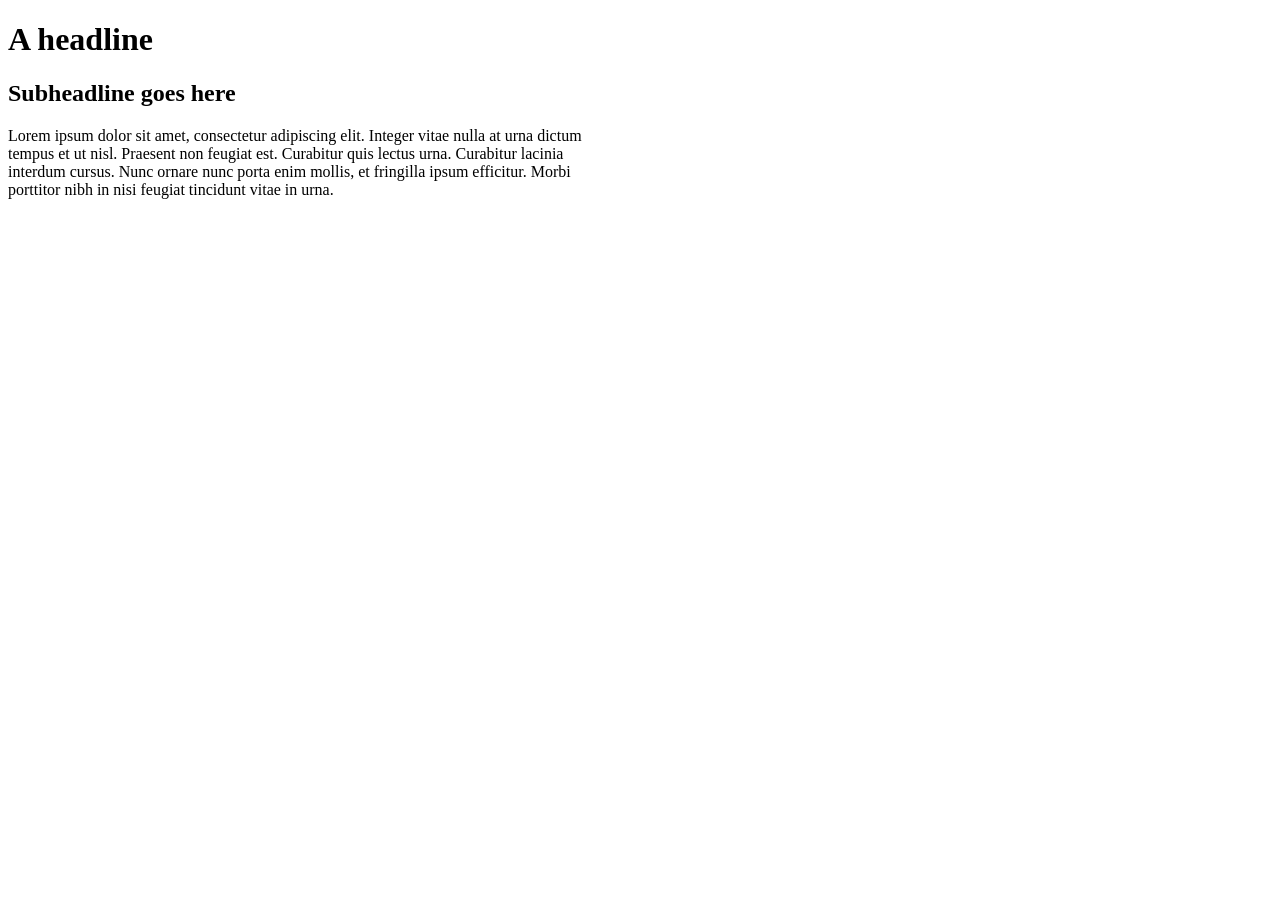
<file: media-query-exercise.html>
<!DOCTYPE html>
<html>
<head>

<style>

div {
  width:600px;
}

h1 {
  font-size:2em;
}

h2 {
  font-size:1.5em;
}


@media screen and (max-width: 500px) {
    div {
        width: 100%;
        background-color: cdcdcd;
    }
    h1 {
        font-size: 1.5em;
        font-family: sans-serif;
    }
    h2 {
        font-size: 1em;
        font-family: sans-serif;
    }
    p {
        font-family: sans-serif;
    }
}

</style>
</head>
<body>


<div>
  
  <h1>A headline</h1>

  <h2>Subheadline goes here</h2>

  <p>Lorem ipsum dolor sit amet, consectetur adipiscing elit. Integer vitae nulla at urna dictum tempus et ut nisl. Praesent non feugiat est. Curabitur quis lectus urna. Curabitur lacinia interdum cursus. Nunc ornare nunc porta enim mollis, et fringilla ipsum efficitur. Morbi porttitor nibh in nisi feugiat tincidunt vitae in urna.</p>
  
</div>


    
</body>
</html>
</file>
<file: data-viz-project/stylesheet.css>
body {
    background-color: white;
    color: #222;
}

.container {
    max-width: 1100px;
}

.story-header {
    text-align: center;
    margin-top: 35px;
    margin-bottom: 45px;
}

.story-header h1 {
    font-size: 42px;
    font-weight: bold;
    margin-bottom: 15px;
}

.story-header p {
    font-size: 14px;
    margin-top: 10px;
}

.chapter h2 {
    font-size: 30px;
    font-weight: bold;
    margin-bottom: 20px;
}

.chapter p {
    font-family: Georgia, serif;
    font-size: 15px;
    line-height: 1.7;
    margin-bottom: 30px;
}

.story-photo {
    width: 75%;
    margin: 35px auto;
}

.story-photo img {
    width: 100%;
}

.story-photo figcaption {
    color: #999;
    font-size: 14px;
    margin-top: 5px;
}

.row {
    margin-top: 30px;
    margin-bottom: 50px;
}

.story-footer {
    background-color: black;
    color: white;
    text-align: center;
    padding: 30px 15px;
    width: 100%;
}

.story-footer p {
    margin: 8px;
    color: white;
}
</file>
<file: midterm-practice/stylesheet.css>
* {
    margin: 0;
    padding: 0;
    box-sizing: border-box;
}

body {
    background-color: #fcfbfa;
    font-family: "Times New Roman", Times, Georgia, serif;
    -webkit-font-smoothing: antialiased;
}
/* This is the masthead section of the website. It contains the logo and navigation links. */
.masthead {
    background-color: #ffffff;
    padding: 30px 5%; 
    display: flex;
    justify-content: space-between; 
    align-items: center;
    border-bottom: 1px solid #e5e2dd;
}

.masthead-logo a {
    font-size: 32px;
    font-weight: bold;
    color: #111111;
    text-decoration: none;
}

.masthead-nav ul {
    list-style: none;
    display: flex;
    gap: 30px;
}

.masthead-nav a {
    font-family: Arial, Helvetica, sans-serif;
    text-transform: uppercase;
    font-size: 13px;
    letter-spacing: 1px;
    color: #666666;
    text-decoration: none;
}

#content {
    max-width: 700px;       
    margin: 50px auto;      
    padding: 0 20px;        
}

.story-headline {
    font-family: Helvetica, sans-serif;
    font-size: 38px;
    line-height: 1.2;
    margin-bottom: 15px;
    color: #111111;
}

.story-subheading {
    font-size: 24px;
    margin: 35px 0 15px 0;
    color: #111111;
}

#byline {
    font-family: Helvetica, sans-serif;
    font-size: 14px;
    font-style: italic;
    margin-bottom: 24px;
}

#content p {
  font-family: Georgia, serif;
  font-size: 13px;
  line-height: 1.65;
  margin-bottom: 22px;
  color: #222222;
}

blockquote.story-pullquote {
    font-size: 22px;
    font-style: italic;
    color: #b13434;
    margin: 35px 0;
    padding-left: 20px;
    border-left: 4px solid #b13434;
}

.quote-source {
    display: block;
    font-family: Arial, sans-serif;
    font-size: 12px;
    font-style: normal;
    color: #666666;
    margin-top: 5px;
}

.story-image {
    margin: 35px 0;
}

.story-image img {
    width: 100%;
    height: auto;
    display: block;
}

.story-image figcaption {
    font-family: Arial, sans-serif;
    font-size: 13px;
    color: #666666;
    margin-top: 8px;
    line-height: 1.4;
}

.related-links {
    margin-top: 50px;
    padding-top: 25px;
    border-top: 2px solid #111111;
}

.related-links h3 {
    font-family: Arial, sans-serif;
    font-size: 14px;
    letter-spacing: 1px;
    margin-bottom: 15px;
}

.related-links ul {
    padding-left: 20px;
}

.related-links li {
    margin-bottom: 8px;
}

.related-links a {
    color: #2b5cb3;
    text-decoration: none;
}

.related-links a:hover {
    text-decoration: underline;
}
</file>
<file: midterm/stylesheet.css>
* {
    margin: 0;
    padding: 0;
    box-sizing: border-box;
}

body {
    background-color: #fcfbfa;
    font-family: Helvetica, Arial, sans-serif;
    -webkit-font-smoothing: antialiased;
}

.masthead {
    background-color: #ffffff;
    padding: 30px 5%;
    display: flex;
    justify-content: space-between;
    align-items: center;
    border-bottom: 1px solid #e5e2dd;
}

.masthead-logo a {
    font-size: 32px;
    font-weight: bold;
    color: #111111;
    text-decoration: none;
}

.masthead-nav ul {
    list-style: none;
    display: flex;
    gap: 30px;
}

.masthead-nav a {
    font-family: Arial, Helvetica, sans-serif;
    text-transform: uppercase;
    font-size: 13px;
    letter-spacing: 1px;
    color: #666666;
    text-decoration: none;
}

#page-wrapper {
    width: 100%;
    max-width: 1100px;
    margin: 0 auto;
}

#content {
    max-width: 700px;
    margin: 50px auto;
    padding: 0 20px;
}

.story-headline {
    font-family: Georgia, "Times New Roman", serif;
    font-size: 38px;
    line-height: 1.2;
    margin-bottom: 20px;
    color: #111111;
}

.story-subheading {
    font-family: Georgia, "Times New Roman", serif;
    font-size: 24px;
    line-height: 1.4;
    margin: 35px 0 20px 0;
    color: #111111;
}

/* This is where the name of the author will go */
#byline {
    font-family: Helvetica, Arial, sans-serif;
    font-size: 14px;
    font-style: italic;
    margin-bottom: 24px;
}

#content p {
    font-family: Helvetica, Arial, sans-serif;
    font-size: 13px;
    line-height: 1.65;
    margin-bottom: 22px;
    color: #222222;
}

blockquote.story-pullquote {
    font-family: Georgia, "Times New Roman", serif;
    font-size: 22px;
    font-style: italic;
    line-height: 1.5;
    color: #b13434;
    margin: 35px 0;
    padding: 20px;
    border-left: 4px solid #b13434;
    background-color: #f5f0ed;
}

.quote-source {
    display: block;
    font-family: Arial, Helvetica, sans-serif;
    font-size: 12px;
    font-style: normal;
    color: #666666;
    margin-top: 12px;
}

.story-image {
    margin: 35px 0;
}

.story-image img {
    width: 100%;
    height: auto;
    display: block;
}

.story-image figcaption {
    font-family: Arial, Helvetica, sans-serif;
    font-size: 13px;
    color: #666666;
    margin-top: 8px;
    line-height: 1.4;
}

.related-links {
    max-width: 700px;
    margin: 50px auto;
    padding: 25px 20px 0;
    border-top: 2px solid #111111;
}

.related-links h3 {
    font-family: Arial, Helvetica, sans-serif;
    font-size: 14px;
    letter-spacing: 1px;
    margin-bottom: 15px;
}

.related-links ul {
    padding-left: 20px;
}

.related-links li {
    font-family: Helvetica, Arial, sans-serif;
    font-size: 13px;
    line-height: 1.5;
    margin-bottom: 8px;
}

.related-links a {
    color: #2b5cb3;
    text-decoration: none;
}

.related-links a:hover {
    text-decoration: underline;
}
</file>
